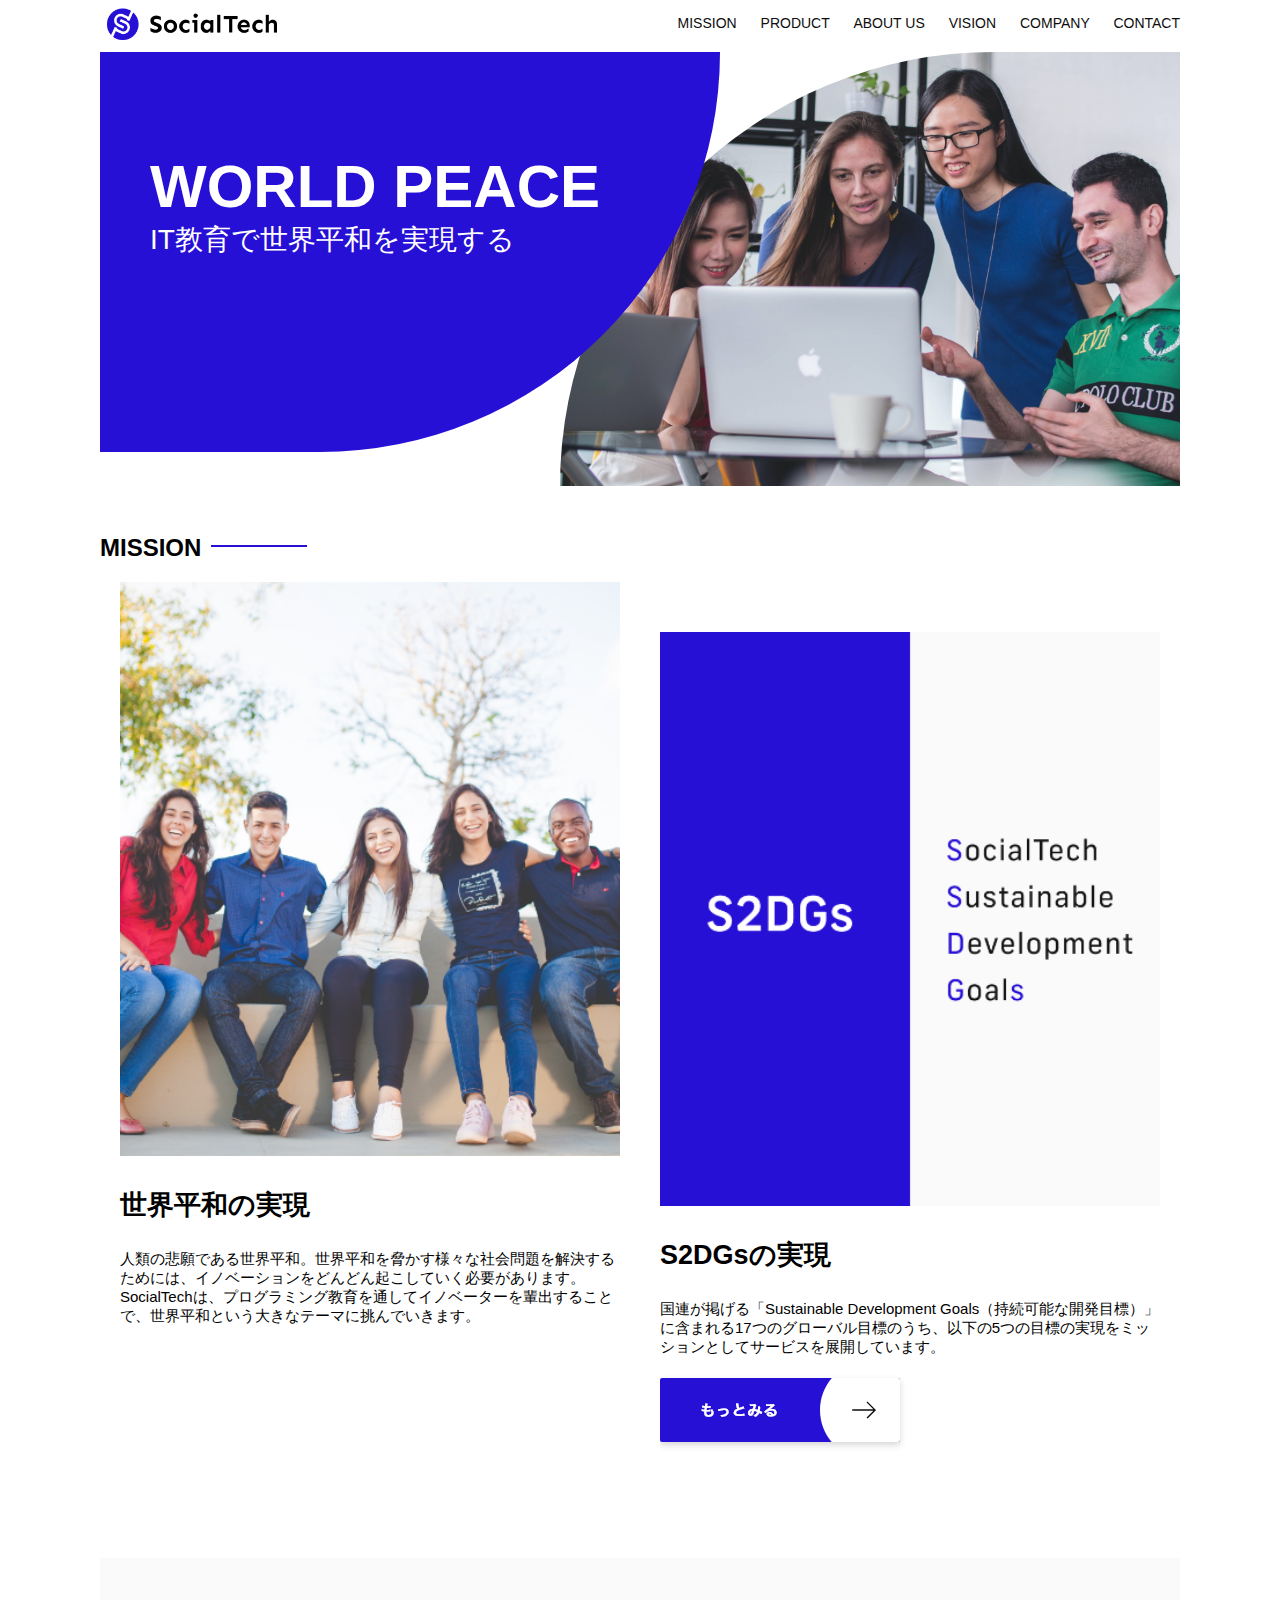
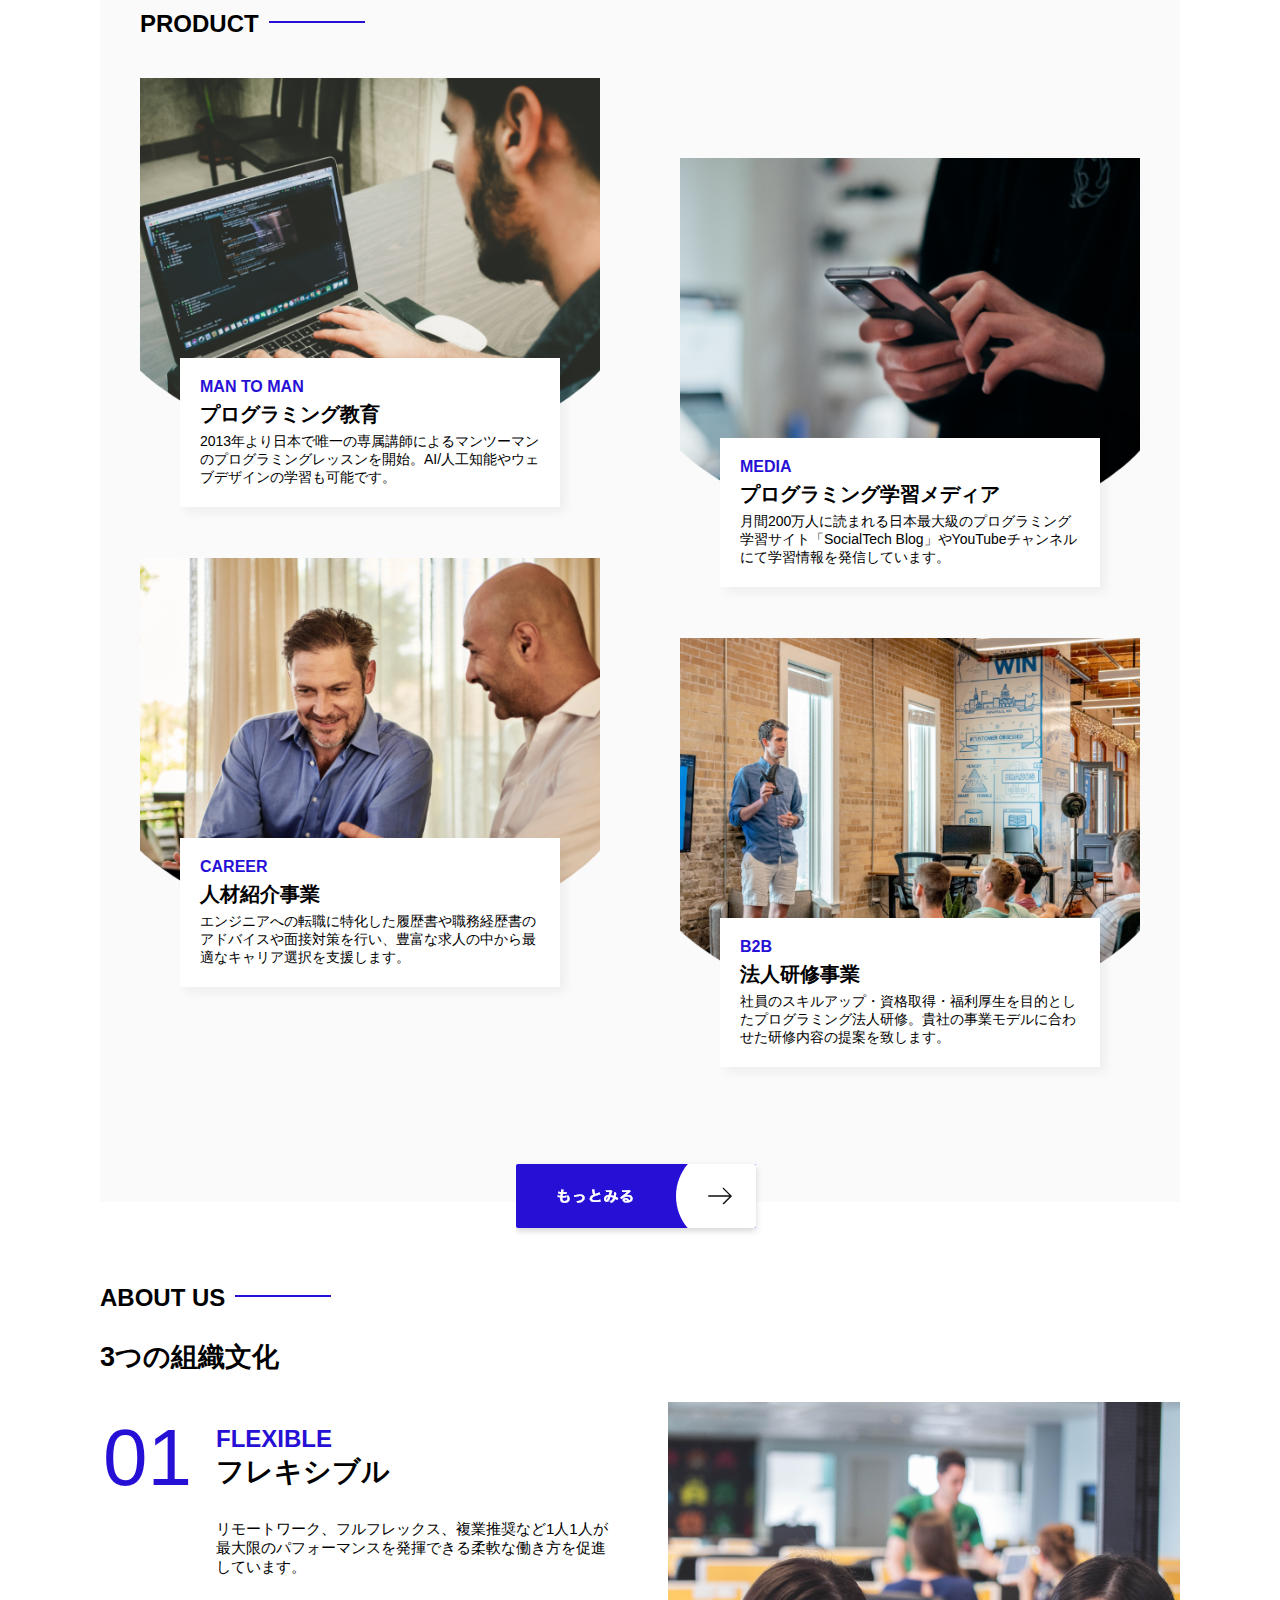
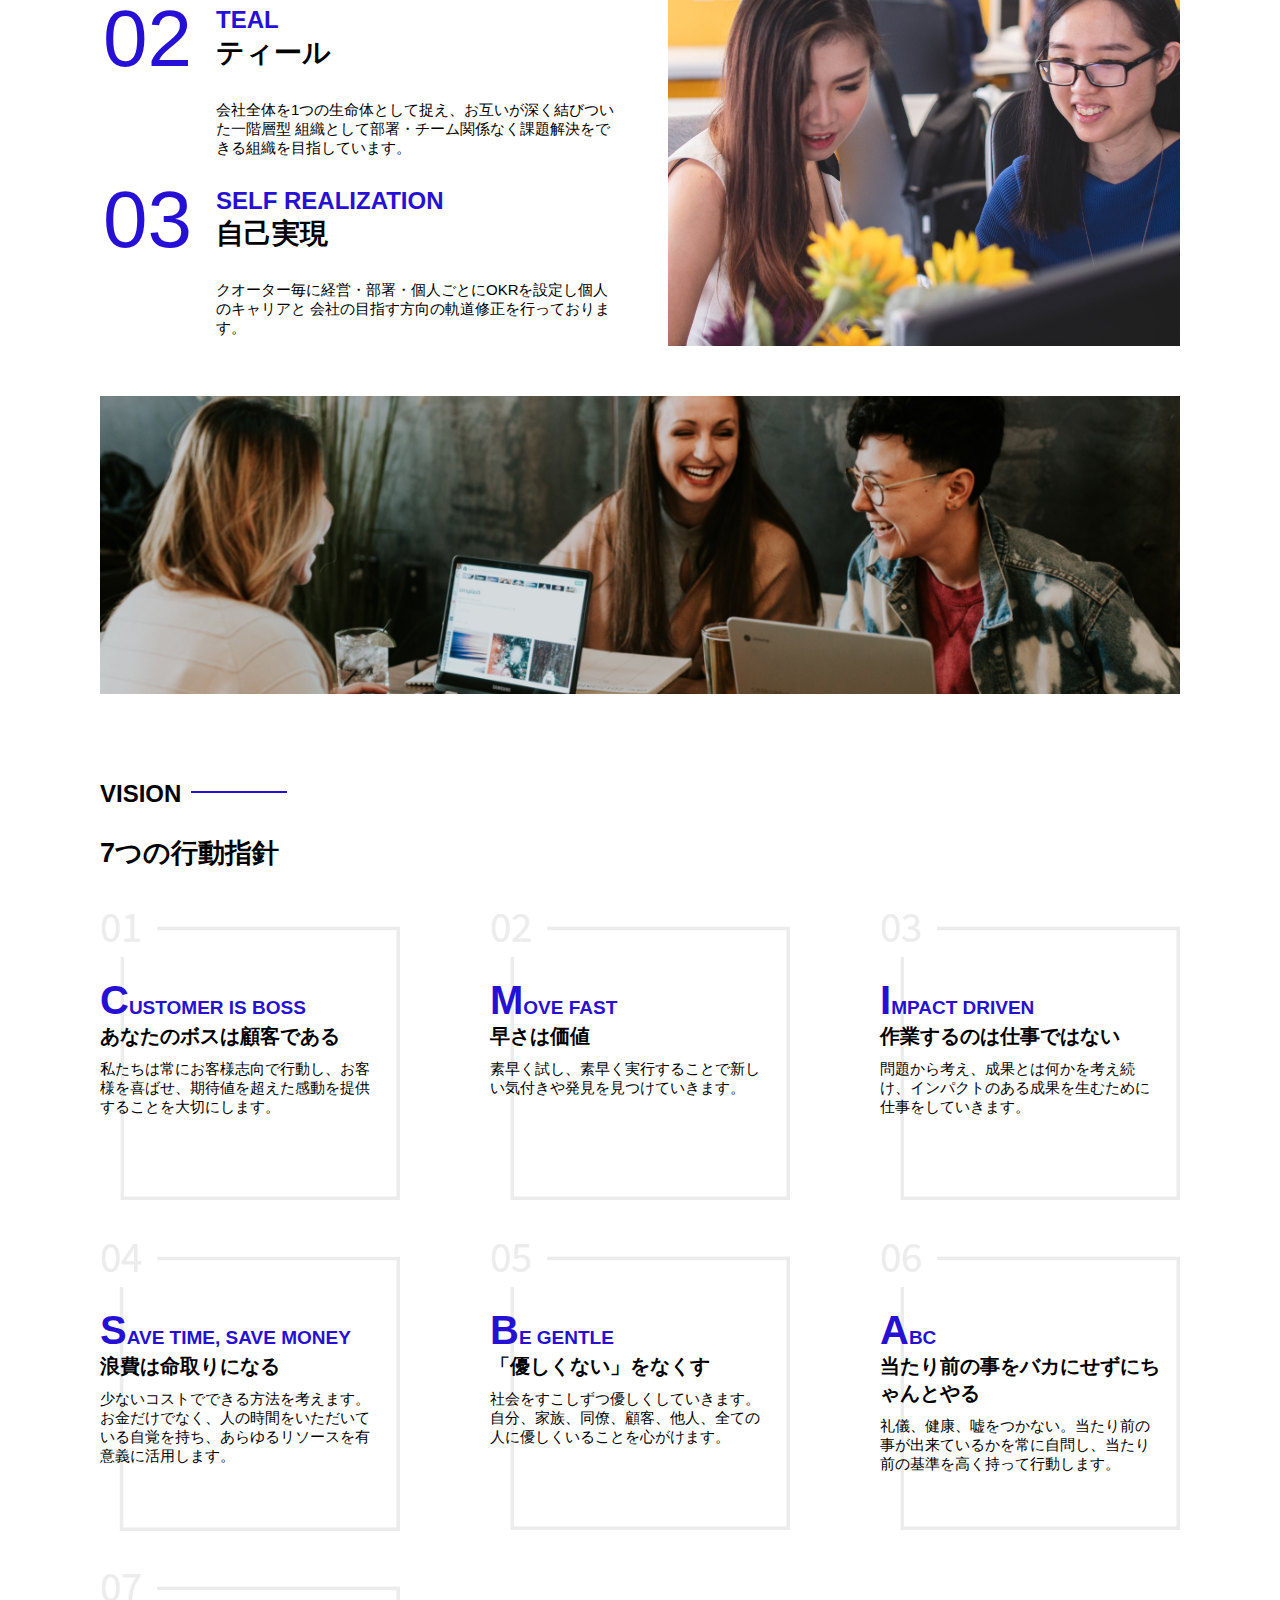
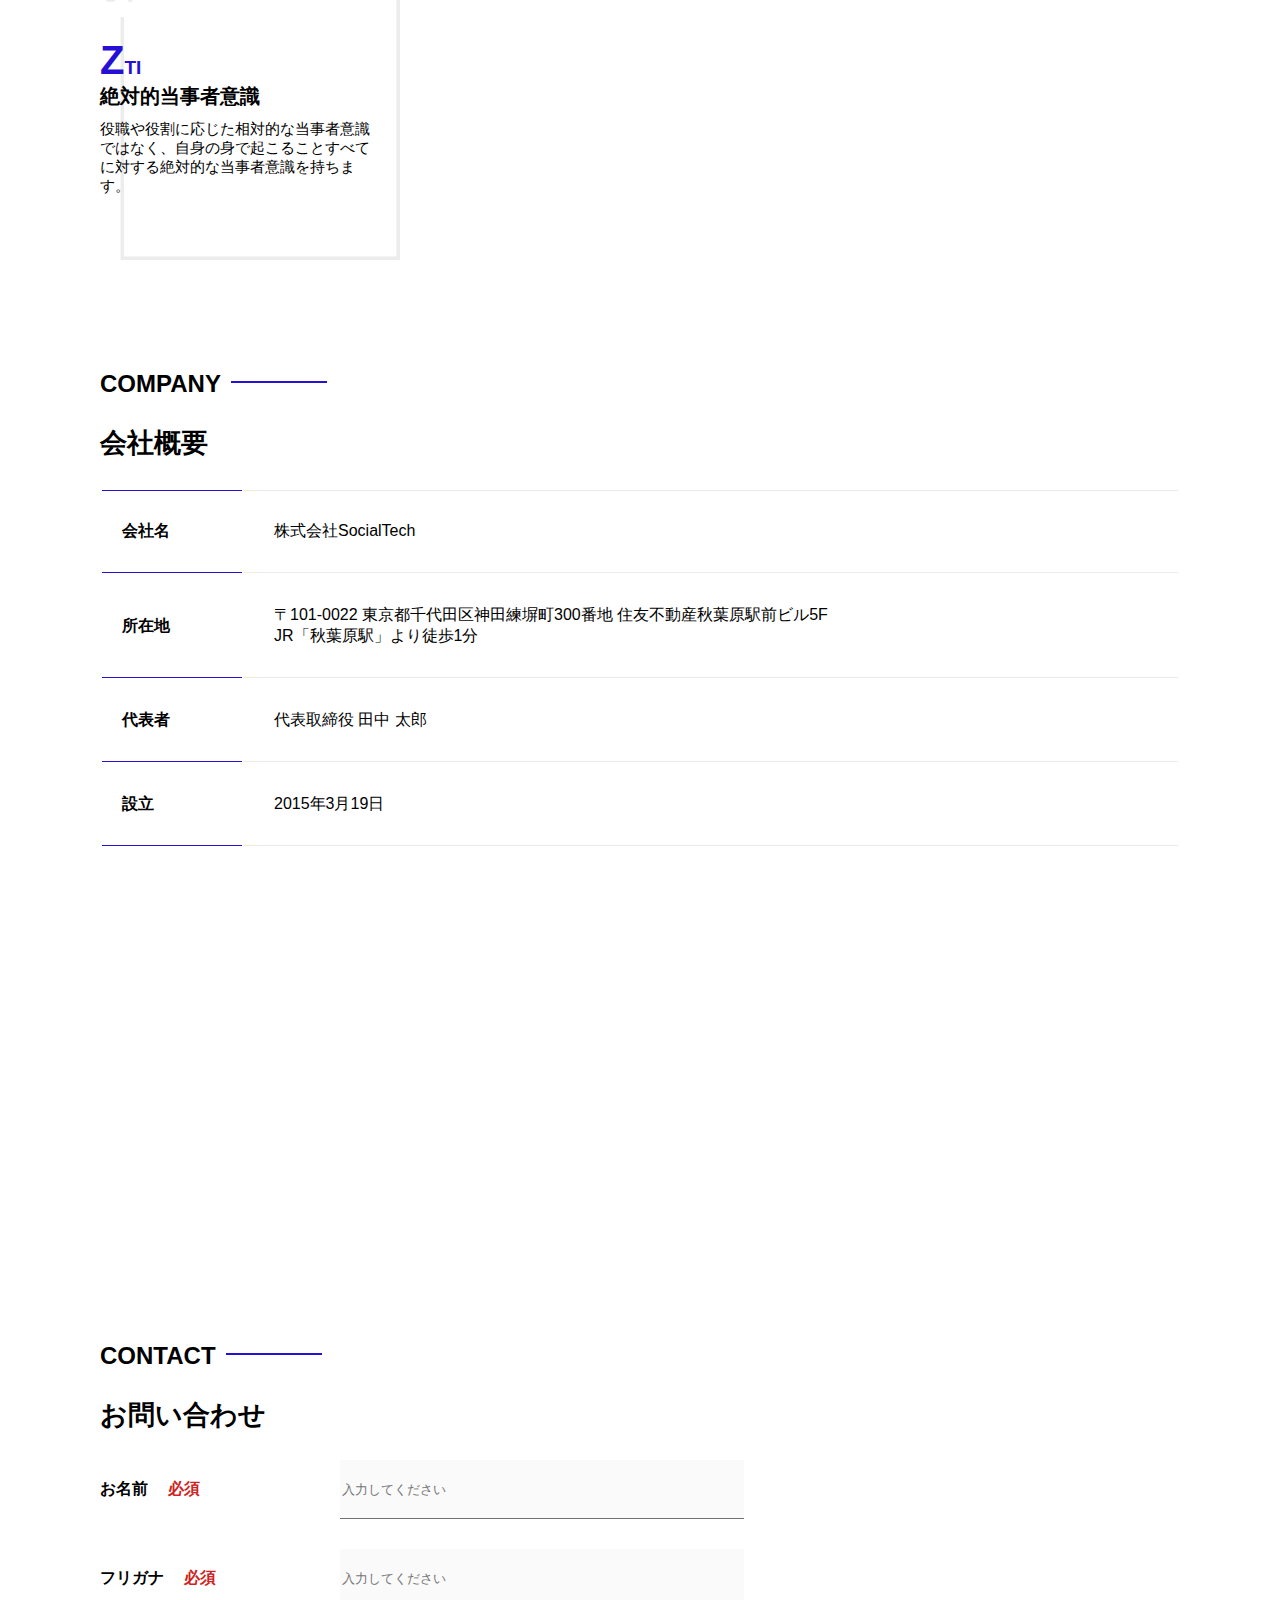
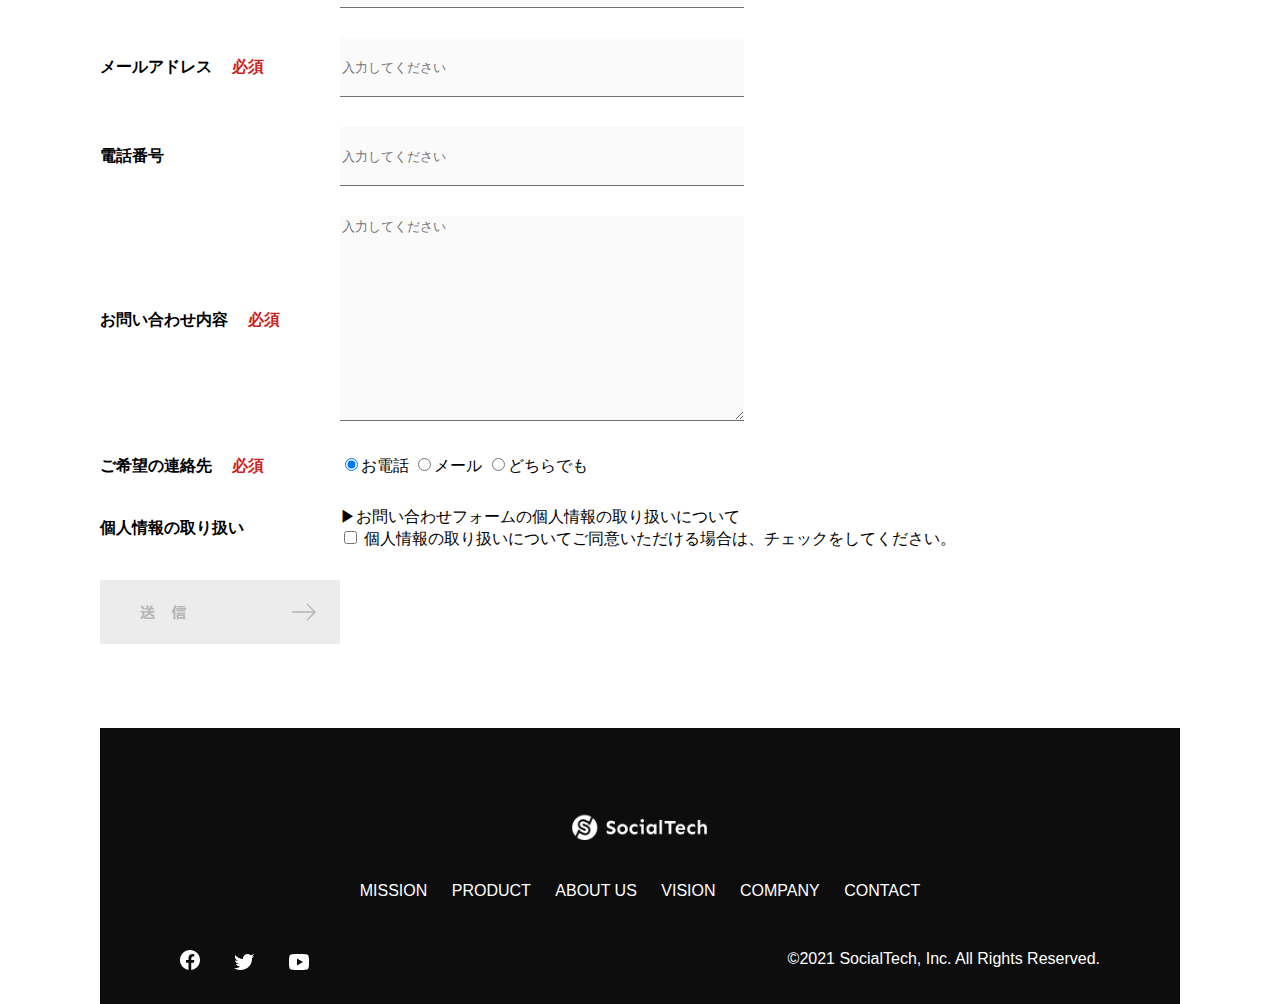
<file: kadai_tutorial_output/socialtech/index.html>
<!DOCTYPE html>
<html>
    <head>
        <title>SocialTech</title>
        <meta charset="UTF-8">
        <meta name="description" content="SocialTechはEdTech業界のリーディングカンパニーを目指します。">
        <meta name="viewport" content="width=device-width, initial-scale=1.0">
        <link rel="stylesheet" href="style.css">
    </head>
    <body>
         <!-- ヘッダー -->
   <header>
    <!-- ロゴ -->
    <a href="index.html" id="logo"><img src="images/logo.png" alt="トップページに戻る"></a>

    <!-- PC用ナビゲーション -->
    <nav id="nav-pc">
      <a href="mission.html">MISSION</a>
      <a href="product.html">PRODUCT</a>
      <a href="index.html#aboutus">ABOUT US</a>
      <a href="index.html#vision">VISION</a>
      <a href="index.html#company">COMPANY</a>
      <a href="index.html#contact">CONTACT</a>
    </nav>
     <!-- スマホ用メニューボタン -->
     <img id="menu-sp" src="images/button-menu.png" alt="ナビゲーションを開く" onclick="document.getElementById('nav-sp').style.display = 'block'">
  <!-- スマホ用ナビゲーション -->
  <nav id="nav-sp">
    <img id="close" src="images/button-close.png" alt="ナビゲーションを閉じる" onclick="document.getElementById('nav-sp').style.display = 'none'">
    <a id="logo-sp" href="index.html" onclick="document.getElementById('nav-sp').style.display = 'none'"><img
        src="images/logo-sp.png" alt="トップページに戻る"></a>
    <a class="menu" href="mission.html" onclick="document.getElementById('nav-sp').style.display = 'none'">MISSION</a>
    <a class="menu" href="product.html" onclick="document.getElementById('nav-sp').style.display = 'none'">PRODUCT</a>
    <a class="menu" href="index.html#aboutus" onclick="document.getElementById('nav-sp').style.display = 'none'">ABOUT
      US</a>
    <a class="menu" href="index.html#vision"
      onclick="document.getElementById('nav-sp').style.display = 'none'">VISION</a>
    <a class="menu" href="index.html#company"
      onclick="document.getElementById('nav-sp').style.display = 'none'">COMPANY</a>
    <a class="menu" href="index.html#contact"
      onclick="document.getElementById('nav-sp').style.display = 'none'">CONTACT</a>
    <div id="sns">
      <a href="https://www.facebook.com/sejuku2013"><img src="images/button-facebook.png" alt="Facebookのリンク"></a>
      <a href="https://twitter.com/samuraijuku"><img src="images/button-twitter.png" alt="Twitterのリンク"></a>
      <a href="https://www.youtube.com/channel/UCCFOQO5aDK0xXam4cUQXT8g"><img src="images/button-youtube.png" alt="YouTubeのリンク"></a>
    </div>
  </nav>
    </header>


<main>
  <article>
     <!-- メインビジュアル -->
     <section id="main-visual">
        <div id="main-message">
            <h1>WORLD PEACE</h1>
            <p>IT教育で世界平和を実現する</p>
        </div>
        <img src="images/index/index-main.png" alt="PCの周りに集まる多国籍の仲間たち">
    </section>
    <!--ミッション-->
    <section id="mission">
        <h2 class="index-h2">MISSION</h2>
      <div id="mission-flex">
        <div>
            <img id="mission-photo" src="images/index/index-mission.png" alt="屋外のベンチで写真を撮影する多国籍の仲間たち">
             <h3>世界平和の実現</h3>
             <p>
               人類の悲願である世界平和。世界平和を脅かす様々な社会問題を解決するためには、イノベーションをどんどん起こしていく必要があります。SocialTechは、プログラミング教育を通してイノベーターを輩出することで、世界平和という大きなテーマに挑んでいきます。
             </p>
        </div>
        <div>
            <img id="s2dgs" src="images/index/s2dgs.png" alt="S2DGs">
             <h3>S2DGsの実現</h3>
             <p>国連が掲げる「Sustainable Development Goals（持続可能な開発目標）」に含まれる17つのグローバル目標のうち、以下の5つの目標の実現をミッションとしてサービスを展開しています。</p>
             <a href="mission.html">
               <img src="images/button-more.png" alt="もっとみる">
            </a>
        </div>
      </div>
    </section>
    <!-- プロダクト -->
     <section id="product">
       <h2 class="index-h2">PRODUCT</h2>
       <div>
         <div id="product-left">
            <div>
                <img class="product-photo" src="images/index/index-mantoman.png" alt="PCでコードを書く男性">
                <div class="product-explain">
                  <span>MAN TO MAN</span>
                  <h3>プログラミング教育</h3>
                  <p>2013年より日本で唯一の専属講師によるマンツーマンのプログラミングレッスンを開始。AI/人工知能やウェブデザインの学習も可能です。</p>
                </div>
              </div>
              <div>
                <img class="product-photo" src="images/index/index-career.png" alt="笑顔で話し合う2人の男性">
                <div class="product-explain">
                  <span>CAREER</span>
                  <h3>人材紹介事業</h3>
                  <p>エンジニアへの転職に特化した履歴書や職務経歴書のアドバイスや面接対策を行い、豊富な求人の中から最適なキャリア選択を支援します。</p>
                </div>
              </div>
         </div>
         <div id="product-right">
            <div>
                <img class="product-photo" src="images/index/index-media.png" alt="スマートフォンを操作する人">
                <div class="product-explain">
                  <span>MEDIA</span>
                  <h3>プログラミング学習メディア</h3>
                  <p>月間200万人に読まれる日本最大級のプログラミング学習サイト「SocialTech Blog」やYouTubeチャンネルにて学習情報を発信しています。</p>
                </div>
              </div>
              <div>
                <img class="product-photo" src="images/index/index-b2b.png" alt="講演中の男性とそれを聴く人々">
                <div class="product-explain">
                  <span>B2B</span>
                  <h3>法人研修事業</h3>
                  <p>社員のスキルアップ・資格取得・福利厚生を目的としたプログラミング法人研修。貴社の事業モデルに合わせた研修内容の提案を致します。</p>
                </div>
              </div>
            </div>
          </div>
          <div>
            <a id="product-more" href="product.html">
              <img src="images/button-more.png" alt="もっとみる">
            </a>
          </div>        
        </section>
         <!---ABOUT US-->
      <section id="aboutus">
        <h2 class="index-h2">ABOUT US</h2>
        <h3>3つの組織文化</h3>
        <div>
          <table class="culture-table">
            <tr>
              <td>
                <span class="culture-num">01</span>
              </td>
              <td>
                <span class="culture-en">FLEXIBLE</span>
                <span class="culture-jp">フレキシブル</span>
              </td>
            </tr>
            <tr>
              <td>
                <!--空のセル-->
              </td>
              <td>
                <p class="culture-description">
                  リモートワーク、フルフレックス、複業推奨など1人1人が最大限のパフォーマンスを発揮できる柔軟な働き方を促進しています。
                </p>
              </td>
            </tr>
            <tr>
              <td>
                <span class="culture-num">02</span>
              </td>
              <td>
                <span class="culture-en">TEAL</span>
                <span class="culture-jp">ティール</span>
              </td>
            </tr>
            <tr>
              <td>
                <!--空のセル-->
              </td>
              <td>
                <p class="culture-description">
                  会社全体を1つの生命体として捉え、お互いが深く結びついた一階層型
                  組織として部署・チーム関係なく課題解決をできる組織を目指しています。
                </p>
              </td>
            </tr>
            <tr>
              <td>
                <span class="culture-num">03</span>
              </td>
              <td>
                <span class="culture-en">SELF REALIZATION</span>
                <span class="culture-jp">自己実現</span>
              </td>
            </tr>
            <tr>
              <td>
                <!--空のセル-->
              </td>
              <td>
                <p class="culture-description">
                  クオーター毎に経営・部署・個人ごとにOKRを設定し個人のキャリアと
                  会社の目指す方向の軌道修正を行っております。
                </p>
              </td>
            </tr>
          </table>
          <img class="culture-img" src="images/index/index-aboutus1.png" alt="笑顔で話し合う2人の女性">
        </div>
        <img class="culture-img2" src="images/index/index-aboutus2.png" alt="笑顔で話し合う3人の男女">
      </section>
       <!-- VISION -->
       <section id="vision">
         <h2 class="index-h2">VISION</h2>
         <h3>7つの行動指針</h3>
         <div>
            <div class="vision-box">
                <img src="images/index/vision-01.png" alt="01">
                <span>
                  <h4>CUSTOMER IS BOSS</h4>
                  <h5>あなたのボスは顧客である</h5>
                  <p>私たちは常にお客様志向で行動し、お客様を喜ばせ、期待値を超えた感動を提供することを大切にします。</p>
                </span>
              </div>
               <div class="vision-box">
                 <img src="images/index/vision-02.png" alt="02">
                 <span>
                   <h4>MOVE FAST</h4>
                   <h5>早さは価値</h5>
                   <p>素早く試し、素早く実行することで新しい気付きや発見を見つけていきます。</p>
                 </span>
               </div>
               <div class="vision-box">
                 <img src="images/index/vision-03.png" alt="03">
                 <span>
                   <h4>IMPACT DRIVEN</h4>
                   <h5>作業するのは仕事ではない</h5>
                   <p>問題から考え、成果とは何かを考え続け、インパクトのある成果を生むために仕事をしていきます。</p>
                 </span>
               </div>
               <div class="vision-box">
                 <img src="images/index/vision-04.png" alt="04">
                 <span>
                   <h4>SAVE TIME, SAVE MONEY</h4>
                   <h5>浪費は命取りになる</h5>
                   <p>少ないコストでできる方法を考えます。お金だけでなく、人の時間をいただいている自覚を持ち、あらゆるリソースを有意義に活用します。</p>
                 </span>
               </div>
               <div class="vision-box">
                 <img src="images/index/vision-05.png" alt="05">
                 <span>
                   <h4>BE GENTLE</h4>
                   <h5>「優しくない」をなくす</h5>
                   <p>社会をすこしずつ優しくしていきます。自分、家族、同僚、顧客、他人、全ての人に優しくいることを心がけます。</p>
                 </span>
               </div>
               <div class="vision-box">
                 <img src="images/index/vision-06.png" alt="06">
                 <span>
                   <h4>ABC</h4>
                   <h5>当たり前の事をバカにせずにちゃんとやる</h5>
                   <p>礼儀、健康、嘘をつかない。当たり前の事が出来ているかを常に自問し、当たり前の基準を高く持って行動します。</p>
                 </span>
               </div>
               <div class="vision-box">
                 <img src="images/index/vision-07.png" alt="07">
                 <span>
                   <h4>ZTI</h4>
                   <h5>絶対的当事者意識</h5>
                   <p>役職や役割に応じた相対的な当事者意識ではなく、自身の身で起こることすべてに対する絶対的な当事者意識を持ちます。</p>
                 </span>
               </div>
            </div>
          </section>
          <!-- COMPANY -->
      <section id="company">
        <h2 class="index-h2">COMPANY</h2>
        <h3>会社概要</h3>
         <table id="company-table">
           <tr>
             <th class="tableheader-first">会社名</th>
             <td class="cell-first">株式会社SocialTech</td>
           </tr>
           <tr>
             <th class="tableheader">所在地</th>
             <td class="cell">〒101-0022 東京都千代田区神田練塀町300番地 住友不動産秋葉原駅前ビル5F<br>JR「秋葉原駅」より徒歩1分</td>
           </tr>
           <tr>
             <th class="tableheader">代表者</th>
             <td class="cell">代表取締役 田中 太郎</td>
           </tr>
           <tr>
             <th class="tableheader">設立</th>
             <td class="cell">2015年3月19日</td>
           </tr>
         </table>
         <iframe
         src="https://www.google.com/maps/embed?pb=!1m18!1m12!1m3!1d3240.0688551336807!2d139.7720776771055!3d35.69992317258124!2m3!1f0!2f0!3f0!3m2!1i1024!2i768!4f13.1!3m3!1m2!1s0x60188fee13660e23%3A0x77137876edf742ac!2z5L2P5Y-L5LiN5YuV55Sj56eL6JGJ5Y6f6aeF5YmN44OT44Or!5e0!3m2!1sja!2sjp!4v1704858013291!5m2!1sja!2sjp"
         style="border:0;" allowfullscreen="" loading="lazy">
       </iframe>
      </section>
        <!-- お問い合わせフォーム -->
        <section id="contact">
          <h2 class="index-h2">CONTACT</h2>
          <h3>お問い合わせ</h3>
          <form>
            <div>
              <div class="contact-heading">
                <label class="contact-label">お名前<span class="contact-span">必須</span></label>
              </div>
              <div>
                <input type="text" name="name" placeholder="入力してください" class="contact-textbox">
              </div>
            </div>
            <div>
              <div class="contact-heading">
                <label class="contact-label">フリガナ<span class="contact-span">必須</span></label>
              </div>
              <div>
                <input type="text" name="hurigana" placeholder="入力してください" class="contact-textbox">
              </div>
            </div>
            <div>
              <div class="contact-heading">
                <label class="contact-label">メールアドレス<span class="contact-span">必須</span></label>
              </div>
              <div>
                <input type="text" name="email" placeholder="入力してください" class="contact-textbox">
              </div>
            </div>
            <div>
              <div class="contact-heading">
                <label class="contact-label">電話番号</label>
              </div>
              <div>
                <input type="text" name="tel" placeholder="入力してください" class="contact-textbox">
              </div>
            </div>
            <div>
              <div class="contact-heading">
                <label class="contact-label">お問い合わせ内容<span class="contact-span">必須</span></label>
              </div>
              <div>
                <textarea class="contact-textarea " placeholder="入力してください" name="message"></textarea>
              </div>
            </div>
            <div>
              <div class="contact-heading">
                <label class="contact-label">ご希望の連絡先<span class="contact-span">必須</span></label>
              </div>
              <div>
                <input class="radiobutton" type="radio" value="tel" name="contact" checked><label>お電話</label>
                <input class="radiobutton" type="radio" value="mail" name="contact"><label>メール</label>
                <input class="radiobutton" type="radio" value="both" name="contact"><label>どちらでも</label>
              </div>
            </div>
            <div>
              <div class="contact-heading">
                <label class="contact-label">個人情報の取り扱い</label>
              </div>
              <div>
                <span class="arrow-right">&#9654;</span>お問い合わせフォームの個人情報の取り扱いについて<br>
                <input type="checkbox" name="agree">
                個人情報の取り扱いについてご同意いただける場合は、チェックをしてください。
              </div>
            </div>
            <input type="image" src="images/button-submit.png" alt="送信する">
          </form>
        </section>
      </article>
      <footer>
        <div id="footer-logo">
          <img src="images/logo-sp.png" alt="SocialTech">
        </div>
        <div id="footer-link">
          <a href="mission.html">MISSION</a>
          <a href="product.html">PRODUCT</a>
          <a href="index.html#aboutus">ABOUT US</a>
          <a href="index.html#vision">VISION</a>
          <a href="index.html#company">COMPANY</a>
          <a href="index.html#contact">CONTACT</a>
        </div>
        <div id="sns-footer">
          <a href="https://www.facebook.com/sejuku2013"><img src="images/button-facebook.png" alt="Facebookのリンク"></a>
          <a href="https://twitter.com/samuraijuku"><img src="images/button-twitter.png" alt="Twitterのリンク"></a>
          <a href="https://www.youtube.com/channel/UCCFOQO5aDK0xXam4cUQXT8g"><img src="images/button-youtube.png" alt="YouTubeのリンク"></a>
           <span id="copyright">&copy;2021 SocialTech, Inc. All Rights Reserved. </span>
        </div>
      </footer>
    </main>
  </body>
  
  </html>
</file>
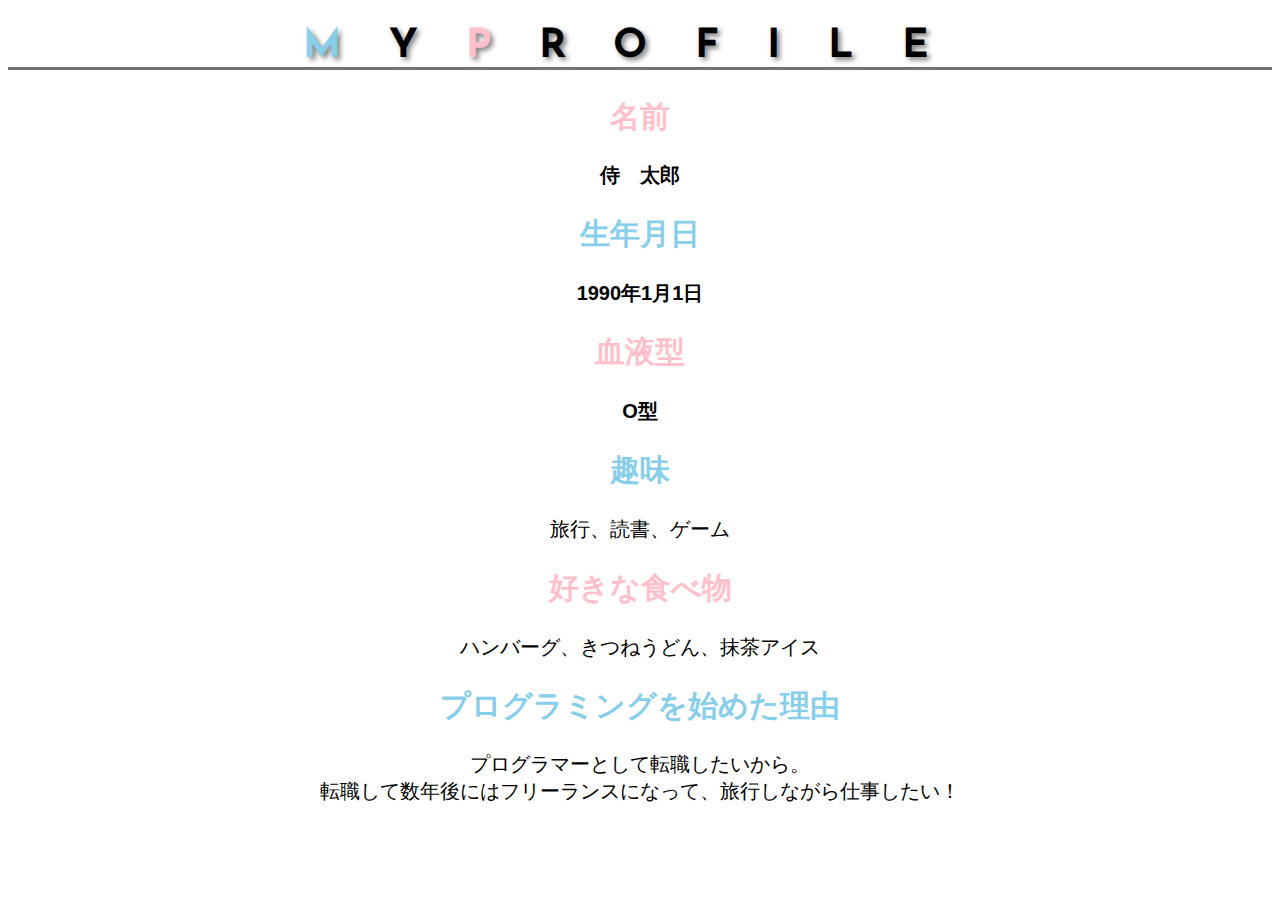
<file: kadai_014/kadai_014.html>
<!DOCTYPE html>
<html>                                                               
    <head>    
        <title>14章課題</title>                                             
        <meta name="description" content="このページは14章の課題です。">  
        <meta charset="utf-8">     
        <link rel="stylesheet" href="style.css"> 
        <link href="https://fonts.googleapis.com/css2?family=Josefin+Sans:wght@400;700&display=swap" rel="stylesheet">
    </head>
                                                          
    </head> 

        <body> 
            
            <h1>
                <span class="sky-blue">M</span>Y<span class="pink">P</span>ROFILE
            </h1> 

            <div id="basic">
            <h2> <span class="pink">名前</span></h2>
            <p><class="bold">侍　太郎</class></p>
            <h2> <span class="sky-blue">生年月日</span></h2>
            <p><class="bold">1990年1月1日</class></p>
            <h2> <span class="pink">血液型</span></h2>
            <p><class="bold">O型</class></p>
            </div>
            
            <h2><span class="sky-blue">趣味</span></h2>
            <p>旅行、読書、ゲーム</p>
            <h2><span class="pink">好きな食べ物</span></h2>
            <p>ハンバーグ、きつねうどん、抹茶アイス</p>
            <h2><span class="sky-blue">プログラミングを始めた理由</span></h2>
            <p>プログラマーとして転職したいから。<br>転職して数年後にはフリーランスになって、旅行しながら仕事したい！</br></p>                         
        </body> 
</html>
</file>
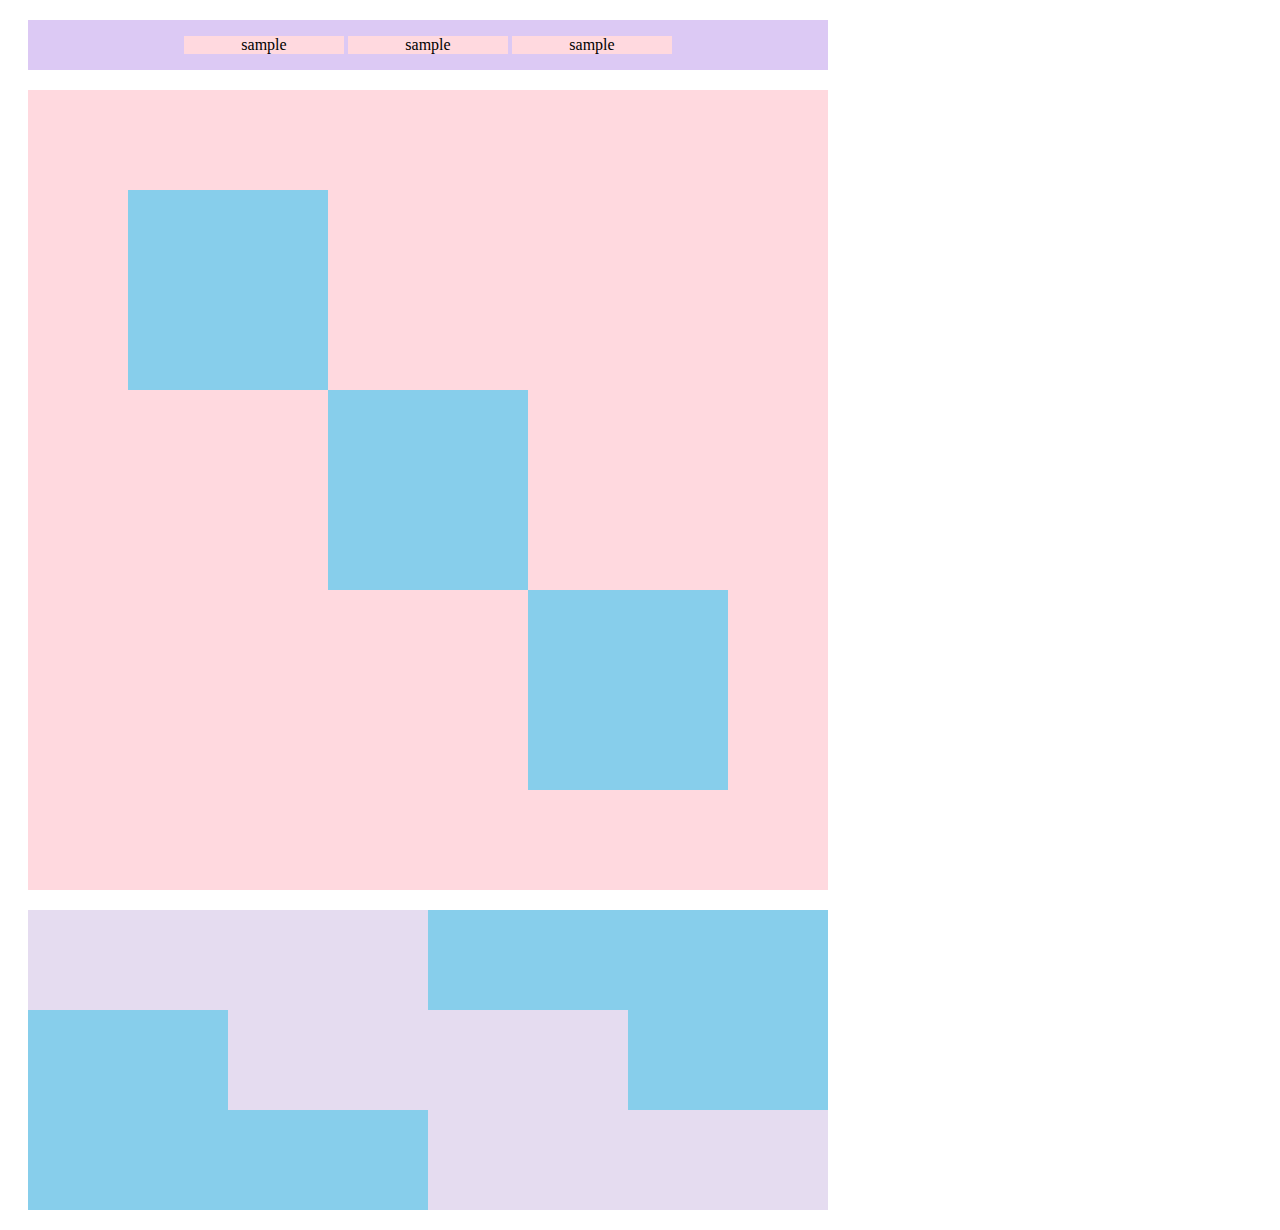
<file: kadai_018/kadai_018.html>
<!DOCTYPE html>
<html>                                                               
    <head>    
        <title>18章課題</title>                                             
        <meta name="description" content="このページは18章の課題です。">  
        <meta charset="utf-8">     
        <link rel="stylesheet" href="style.css"> 
    
    </head>

    <body>
        <div id="top">
            <p class="top-child">sample</p>
            <p class="top-child">sample</p>
            <p class="top-child">sample</p>
        </div>
    
        <div id="middle">
            <div id="middle-child01"></div>
            <div id="middle-child02"></div>
            <div id="middle-child03"></div>
        </div>
        
        <div id="bottom">
            <div id="bottom-child01"></div>
            <div id="bottom-child02"></div>
            <div id="bottom-child03"></div>
        </div>
    </body>

    </html>
</file>
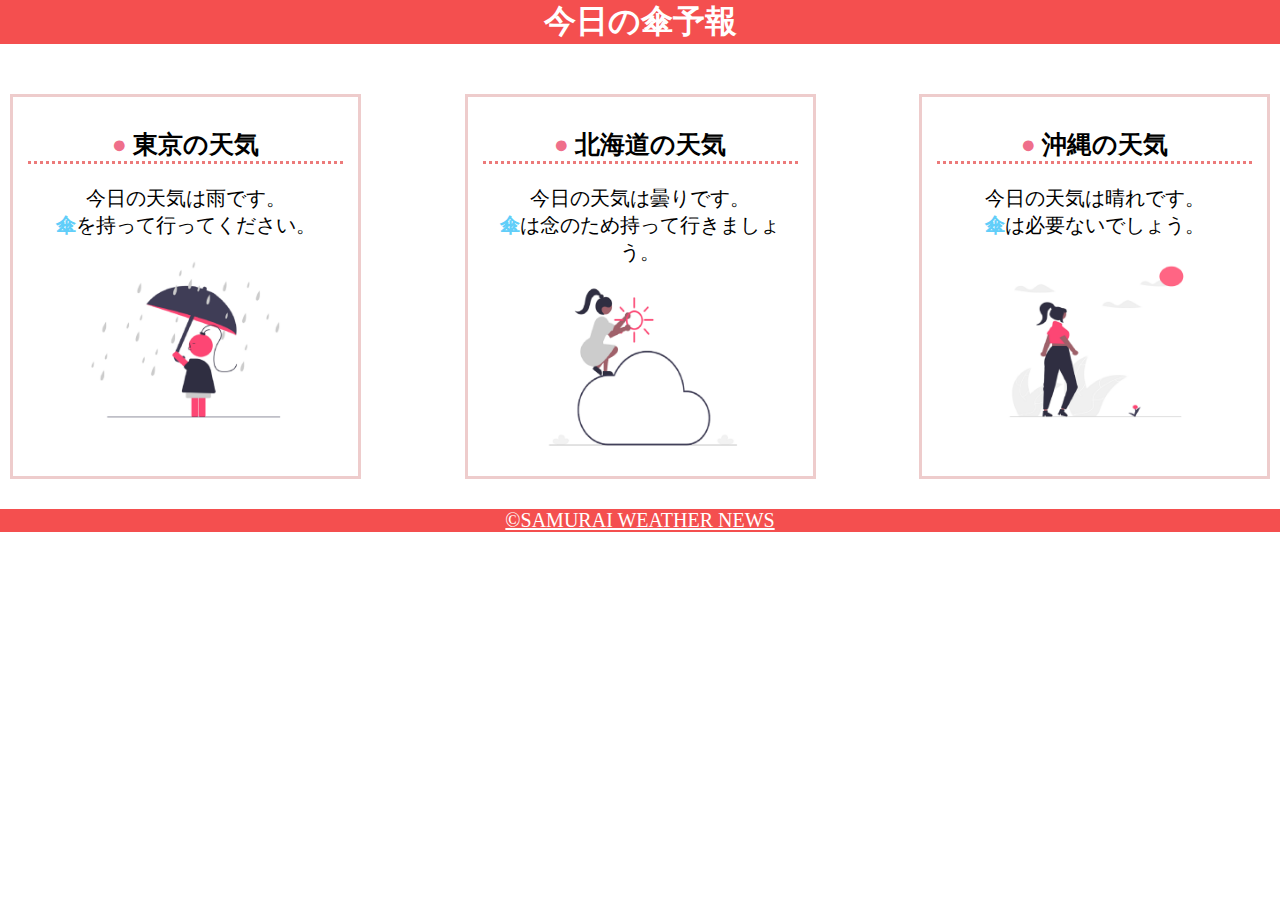
<file: kadai_022/kadai_022.html>
<!DOCTYPE html>
<html>                                                               
    <head>    
        <title>22章課題</title>                                             
        <meta name="description" content="このページは22章の課題です。">  
        <meta charset="utf-8">  
        <meta name="viewport" content="width=device-width, initial-scale=1.0">   
        <link rel="stylesheet" href="style.css"> 
    </head>
    
    <body>
    <header>  
        <h1>今日の傘予報</h1>
    </header>
   
    <main>
        <div id="parent">
            <div class="contents">
                <h2>東京の天気</h2>
                <p>今日の天気は雨です。</p>
                <p>傘を持って行ってください。</p>
                <img src="images/rainy.png" alt="雨">
            </div>
            <div class="contents">
                <h2>北海道の天気</h2>
                <p>今日の天気は曇りです。</p>
                <p>傘は念のため持って行きましょう。</p>
                <img src="images/cloudy.png" alt="曇り">
            </div>
            <div class="contents">
                <h2>沖縄の天気</h2>
                <p>今日の天気は晴れです。</p>
                <p>傘は必要ないでしょう。</p>
                <img src="images/sunny.png" alt="晴れ">
            </div>
        </div>
    </main>

    <footer>
        <a href="https://www.sejuku.net/corp/">&copy;SAMURAI WEATHER NEWS</a>
    </footer>
    </body>
</html>
</file>
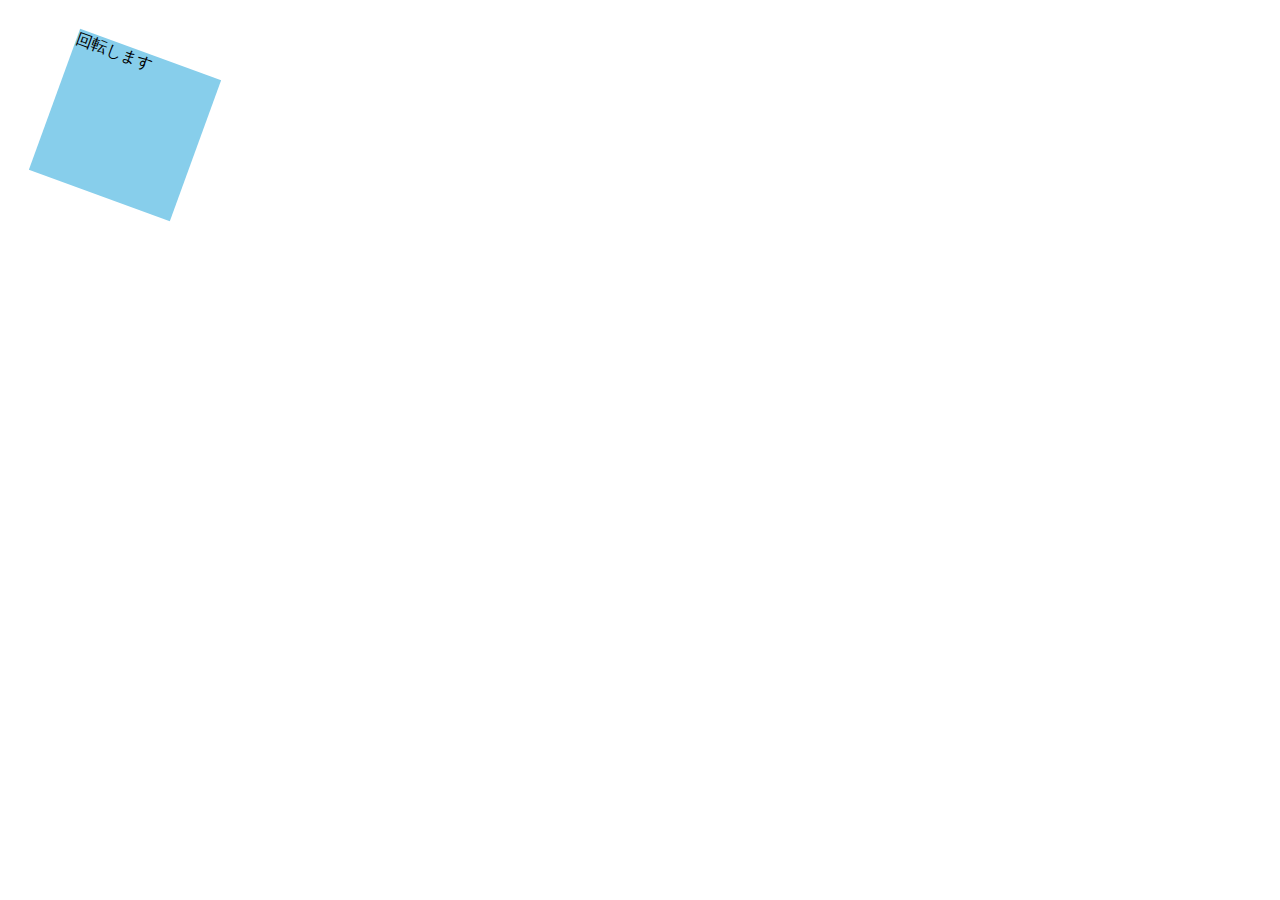
<file: kadai_mdn_css/mdn.html>
<!DOCTYPE html>
<html>

<head>
    <style>
        div {
            position: absolute;
            left: 50px;
            top: 50px;
            width: 150px;
            height: 150px;
            background-color: skyblue;
            transform: rotate(20deg);

        }


    </style>
</head>

<body>
    <div>
        回転します
    </div>

</body>

</html>
</file>
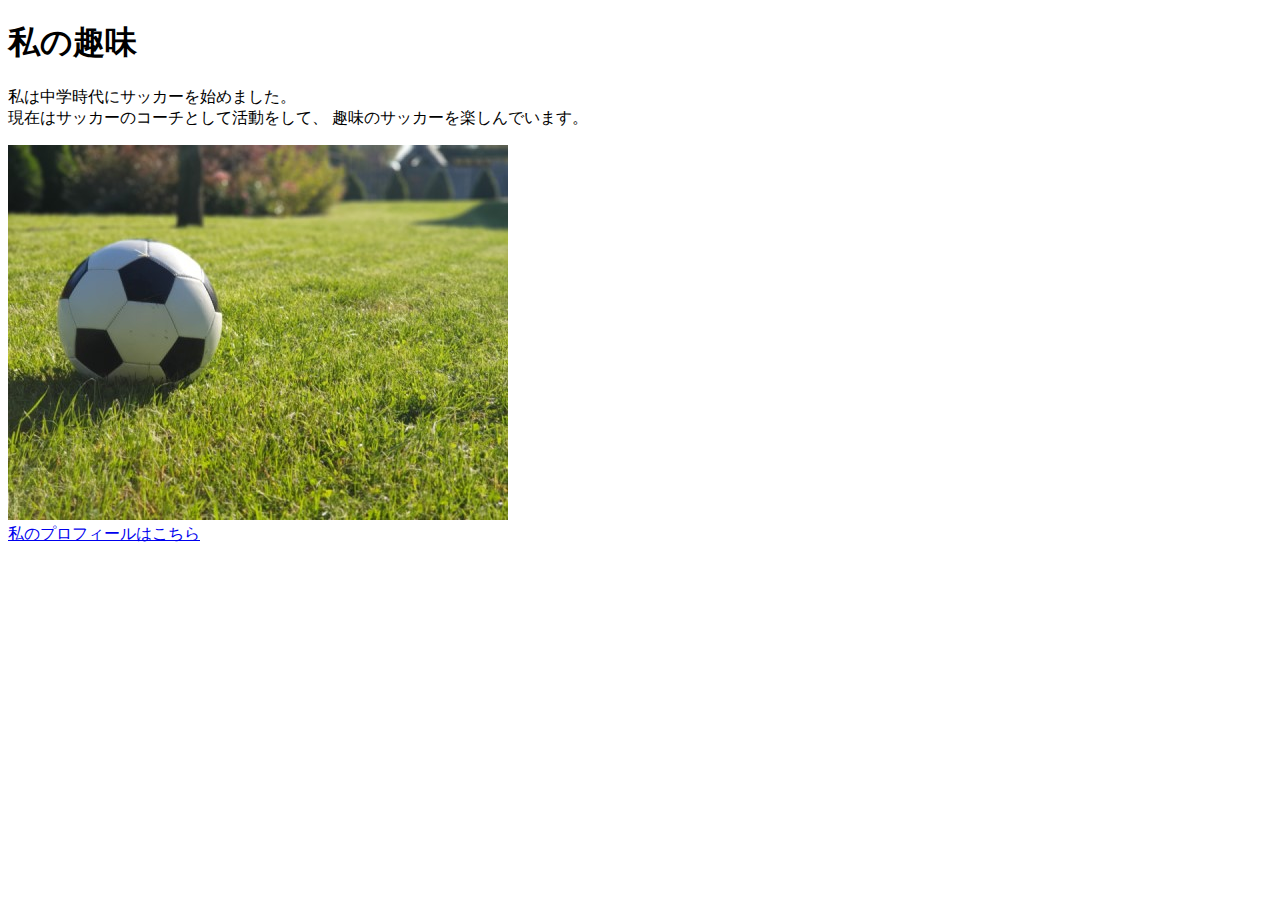
<file: kadai_005/html/kadai_005.html>
<!DOCTYPE html>
<html>                                                              
  <head> 
    <meta charset="utf-8"> 
    <title>5章課題</title> 
    <meta name="description" content="このページは5章の課題です。">                                                         
  </head>                                                              
<body> 
  <h1>私の趣味</h1>  
  <p>私は中学時代にサッカーを始めました。<br>現在はサッカーのコーチとして活動をして、 趣味のサッカーを楽しんでいます。</p>
 <img src="../images/sample.jpg">
<br>
<a href="https://x.com/samuraijuku">私のプロフィールはこちら</a> 
</body>
</html>
</file>
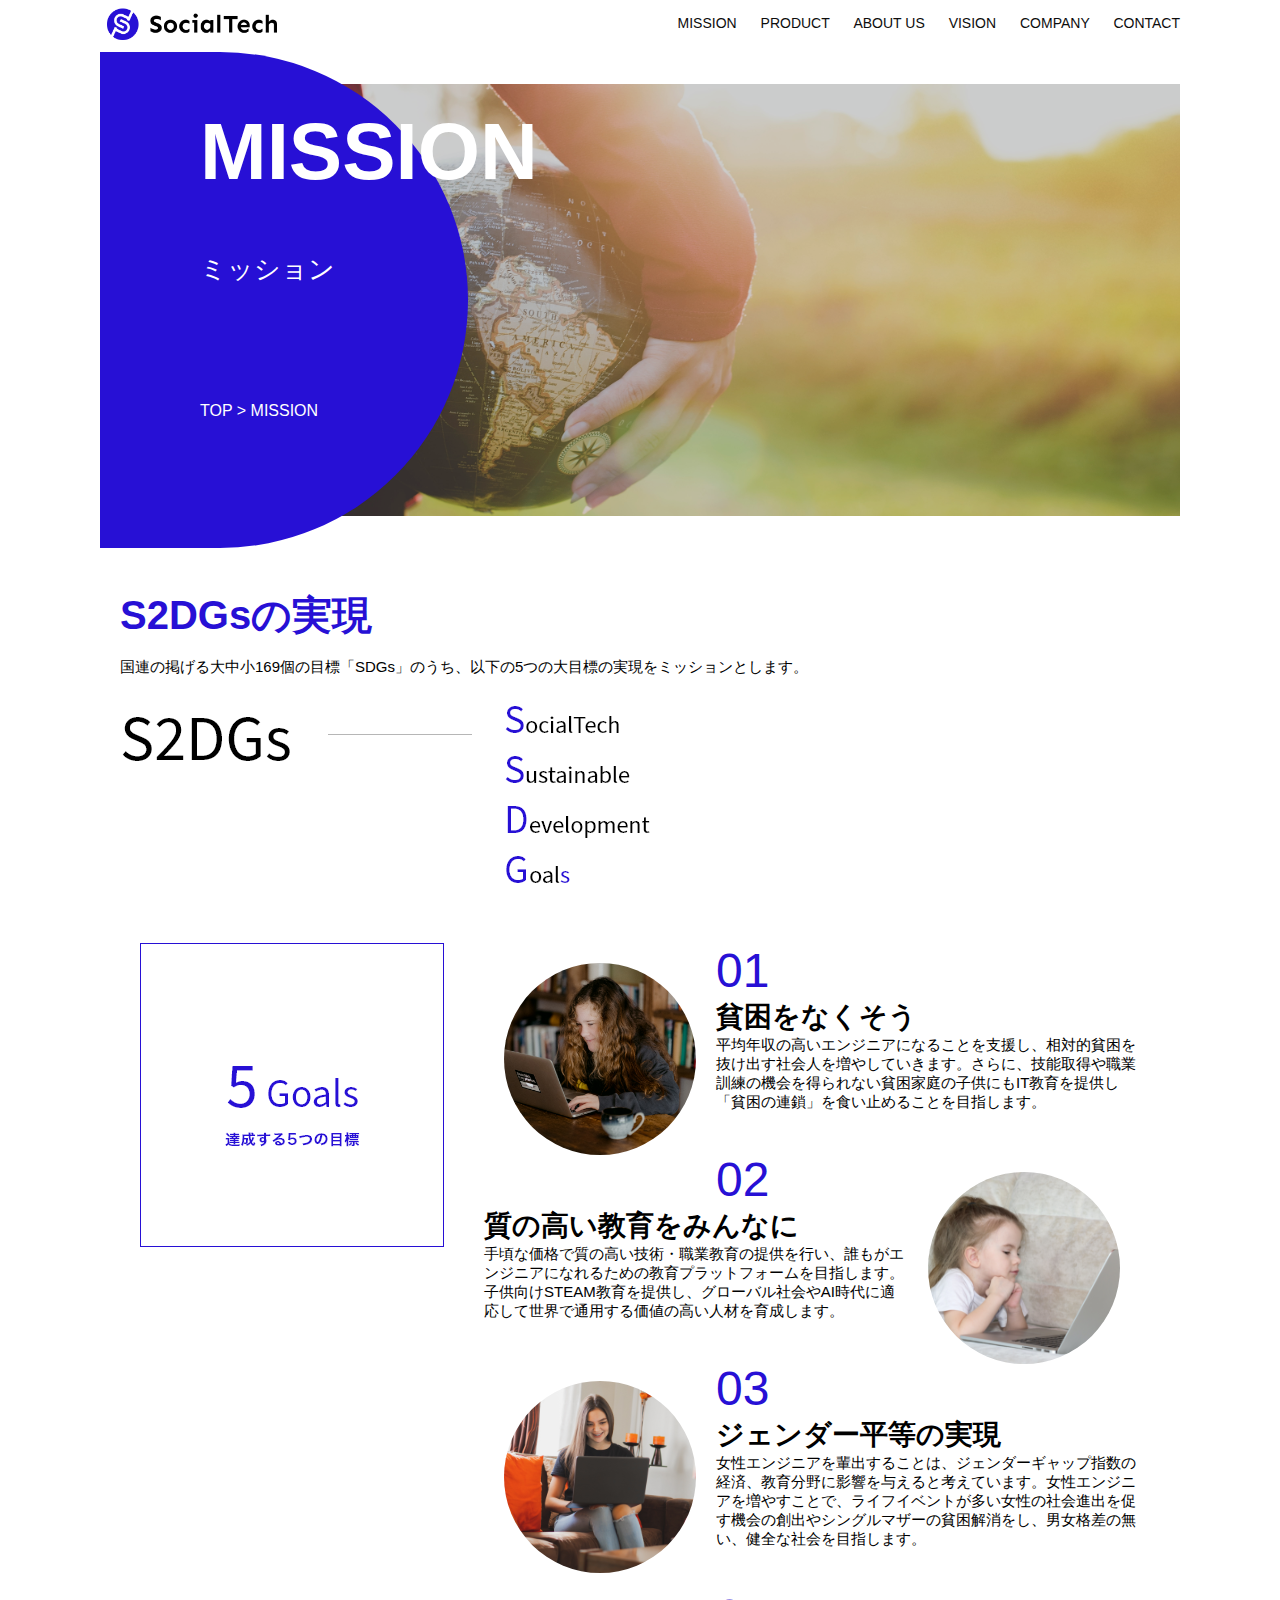
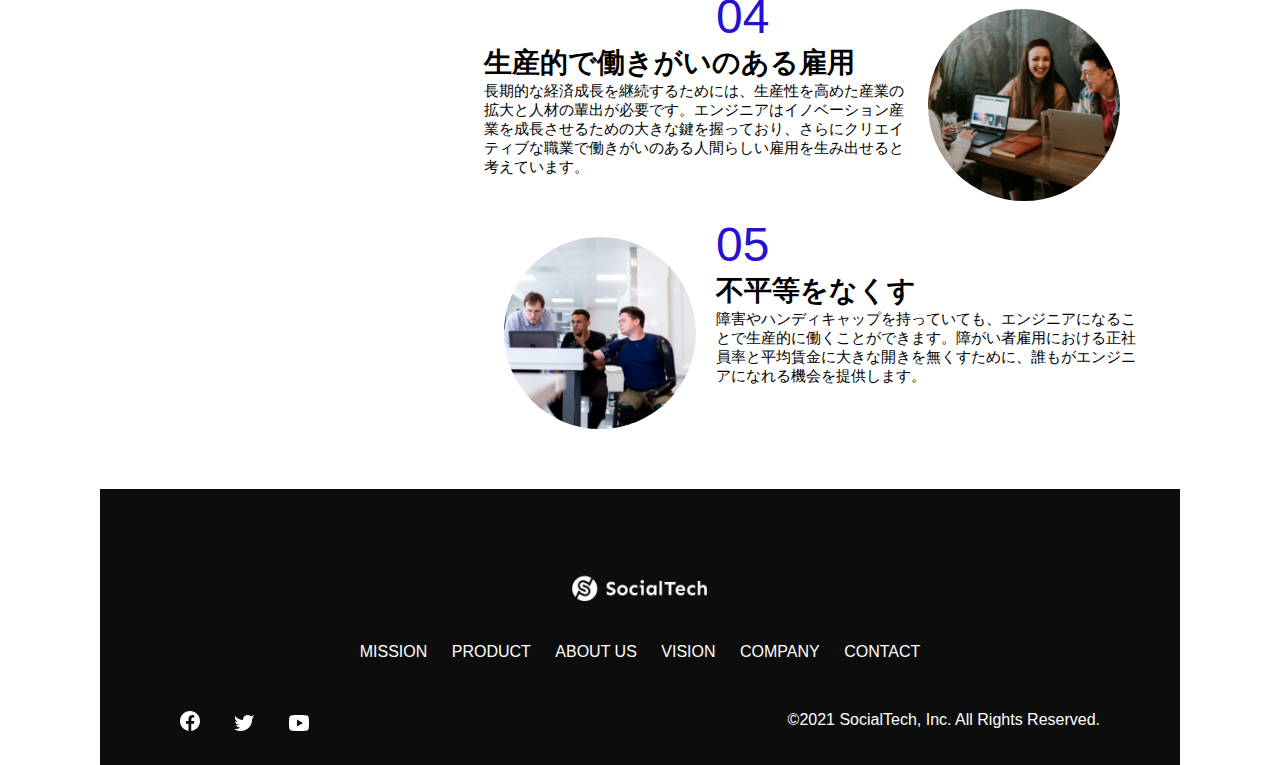
<file: kadai_tutorial_output/socialtech/mission.html>
<!DOCTYPE html>
<html>
<head>
    <title>SocialTech - MISSION ミッション -</title>
  <meta charset="UTF-8">
  <meta name="description" content="SocialTechが目指す5つの目標（S2DGs）を紹介します">
  <meta name="viewport" content="width=device-width, initial-scale=1.0">
  <link rel="stylesheet" href="style.css">
</head>

<body>
  <!-- ヘッダー -->
  <header>
    <!-- ロゴ -->
    <a href="index.html" id="logo"><img src="images/logo.png" alt="トップページに戻る"></a>

    <!-- PC用ナビゲーション -->
    <nav id="nav-pc">
      <a href="mission.html">MISSION</a>
      <a href="product.html">PRODUCT</a>
      <a href="index.html#aboutus">ABOUT US</a>
      <a href="index.html#vision">VISION</a>
      <a href="index.html#company">COMPANY</a>
      <a href="index.html#contact">CONTACT</a>
    </nav>

    <!-- スマホ用メニューボタン -->
    <img id="menu-sp" src="images/button-menu.png" alt="ナビゲーションを開く" onclick="document.getElementById('nav-sp').style.display = 'block'">

    <!-- スマホ用ナビゲーション -->
    <nav id="nav-sp">
      <img id="close" src="images/button-close.png" alt="ナビゲーションを閉じる" onclick="document.getElementById('nav-sp').style.display = 'none'">
      <a id="logo-sp" href="index.html" onclick="document.getElementById('nav-sp').style.display = 'none'"><img
          src="images/logo-sp.png" alt="トップページに戻る"></a>
      <a class="menu" href="mission.html" onclick="document.getElementById('nav-sp').style.display = 'none'">MISSION</a>
      <a class="menu" href="product.html" onclick="document.getElementById('nav-sp').style.display = 'none'">PRODUCT</a>
      <a class="menu" href="index.html#aboutus" onclick="document.getElementById('nav-sp').style.display = 'none'">ABOUT
        US</a>
      <a class="menu" href="index.html#vision"
        onclick="document.getElementById('nav-sp').style.display = 'none'">VISION</a>
      <a class="menu" href="index.html#company"
        onclick="document.getElementById('nav-sp').style.display = 'none'">COMPANY</a>
      <a class="menu" href="index.html#contact"
        onclick="document.getElementById('nav-sp').style.display = 'none'">CONTACT</a>
      <div id="sns">
        <a href="https://www.facebook.com/sejuku2013"><img src="images/button-facebook.png" alt="Facebookのリンク"></a>
        <a href="https://twitter.com/samuraijuku"><img src="images/button-twitter.png" alt="Twitterのリンク"></a>
        <a href="https://www.youtube.com/channel/UCCFOQO5aDK0xXam4cUQXT8g"><img src="images/button-youtube.png" alt="YouTubeのリンク"></a>
      </div>
    </nav>
  </header>
  <main>
    <article>
        <section id="mission-main">
            <div id="mission-title">
              <h1>MISSION</h1>
              <span>ミッション</span>
              <div>TOP > MISSION</div>
            </div>
          </section>
          <section id="mission-s2dgs">
            <h2 class="mission-h2">S2DGsの実現</h2>
            <p>国連の掲げる大中小169個の目標「SDGs」のうち、以下の5つの大目標の実現をミッションとします。</p>
            <img src="images/mission/mission-s2dgs.png" alt="S2DGs">
          </section>
          <section id="mission-5goals">
            <div>
              <img id="s2dgs-image" src="images/mission/mission-5goals.png" alt="5Goals">
            </div>
            <div>
                <div>
                  <img class="fivegoals-image-left" src="images/mission/mission-5goals01.png" alt="PCを操作する女の子">
                  <span class="fivegoals-number">01</span>
                  <h3 class="fivegoals-h3">貧困をなくそう</h3>
                  <p class="fivegoals-p">
                    平均年収の高いエンジニアになることを支援し、相対的貧困を抜け出す社会人を増やしていきます。さらに、技能取得や職業訓練の機会を得られない貧困家庭の子供にもIT教育を提供し「貧困の連鎖」を食い止めることを目指します。
                  </p>
                </div>
        
                <div>
                  <img class="fivegoals-image-right" src="images/mission/mission-5goals02.png" alt="PCを見つめる小さい女の子">
                  <span class="fivegoals-number">02</span>
                  <h3 class="fivegoals-h3">質の高い教育をみんなに</h3>
                  <p class="fivegoals-p">
                    手頃な価格で質の高い技術・職業教育の提供を行い、誰もがエンジニアになれるための教育プラットフォームを目指します。子供向けSTEAM教育を提供し、グローバル社会やAI時代に適応して世界で通用する価値の高い人材を育成します。
                  </p>
                </div>
        
                <div>
                  <img class="fivegoals-image-left" src="images/mission/mission-5goals03.png" alt="PCを操作する女性">
                  <span class="fivegoals-number">03</span>
                  <h3 class="fivegoals-h3">ジェンダー平等の実現</h3>
                  <p class="fivegoals-p">
                    女性エンジニアを輩出することは、ジェンダーギャップ指数の経済、教育分野に影響を与えると考えています。女性エンジニアを増やすことで、ライフイベントが多い女性の社会進出を促す機会の創出やシングルマザーの貧困解消をし、男女格差の無い、健全な社会を目指します。
                  </p>
                </div>
        
                <div>
                  <img class="fivegoals-image-right" src="images/mission/mission-5goals04.png" alt="笑顔で話し合う3人の男女">
                  <span class="fivegoals-number">04</span>
                  <h3 class="fivegoals-h3">生産的で働きがいのある雇用</h3>
                  <p class="fivegoals-p">
                    長期的な経済成長を継続するためには、生産性を高めた産業の拡大と人材の輩出が必要です。エンジニアはイノベーション産業を成長させるための大きな鍵を握っており、さらにクリエイティブな職業で働きがいのある人間らしい雇用を生み出せると考えています。
                  </p>
                </div>
        
                <div>
                  <img class="fivegoals-image-left" src="images/mission/mission-5goals05.png" alt="障害を持つ男性が生き生きと働く様子">
                  <span class="fivegoals-number">05</span>
                  <h3 class="fivegoals-h3">不平等をなくす</h3>
                  <p class="fivegoals-p">
                    障害やハンディキャップを持っていても、エンジニアになることで生産的に働くことができます。障がい者雇用における正社員率と平均賃金に大きな開きを無くすために、誰もがエンジニアになれる機会を提供します。
                  </p>
                </div>
              </div>
           </section>
       
          </section>
   
    </article>
    <footer>
      <div id="footer-logo">
        <img src="images/logo-sp.png" alt="SocialTech">
      </div>
      <div id="footer-link">
        <a href="mission.html">MISSION</a>
        <a href="product.html">PRODUCT</a>
        <a href="index.html#aboutus">ABOUT US</a>
        <a href="index.html#vision">VISION</a>
        <a href="index.html#company">COMPANY</a>
        <a href="index.html#contact">CONTACT</a>
      </div>
      <div id="sns-footer">
        <a href="https://www.facebook.com/sejuku2013"><img src="images/button-facebook.png" alt="Facebookのリンク"></a>
        <a href="https://twitter.com/samuraijuku"><img src="images/button-twitter.png" alt="Twitterのリンク"></a>
        <a href="https://www.youtube.com/channel/UCCFOQO5aDK0xXam4cUQXT8g"><img src="images/button-youtube.png" alt="YouTubeのリンク"></a>
        <span id="copyright">&copy;2021 SocialTech, Inc. All Rights Reserved. </span>
      </div>
    </footer>
  </main>
</body>

</html>
</file>
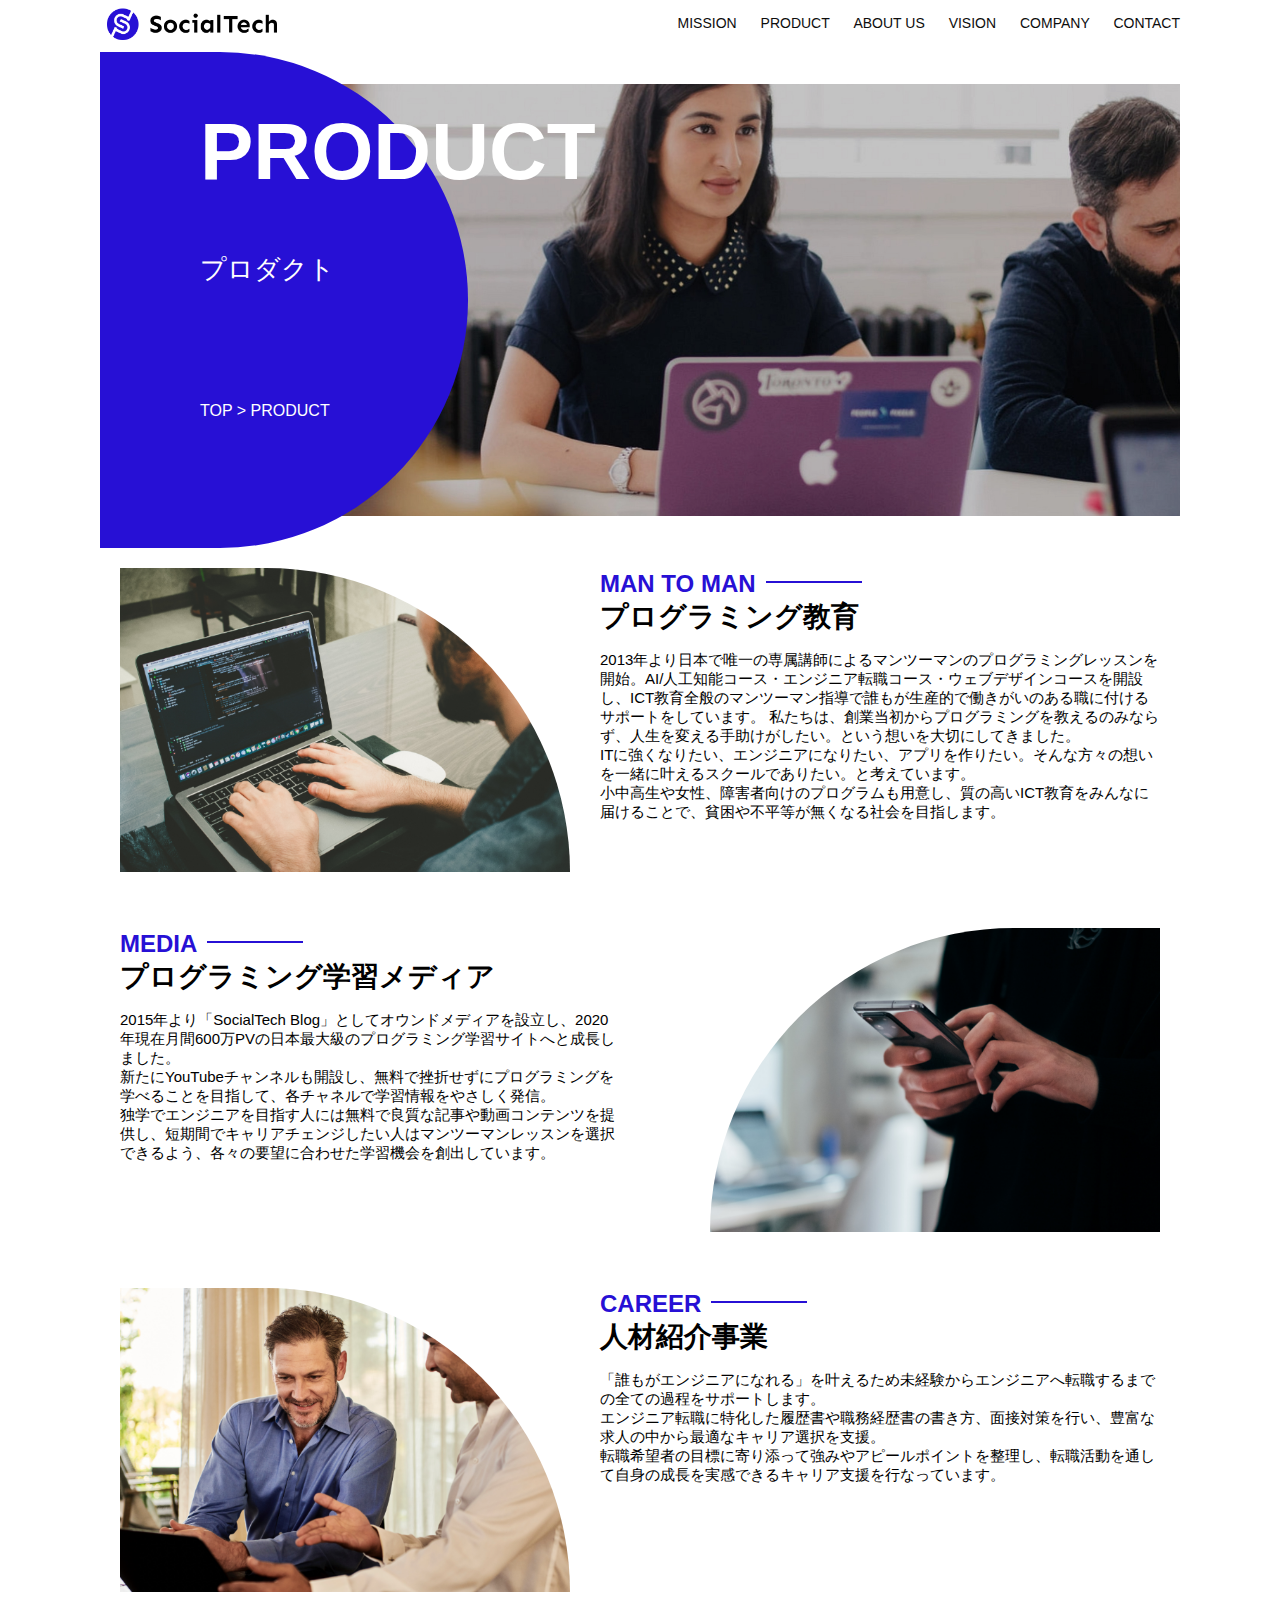
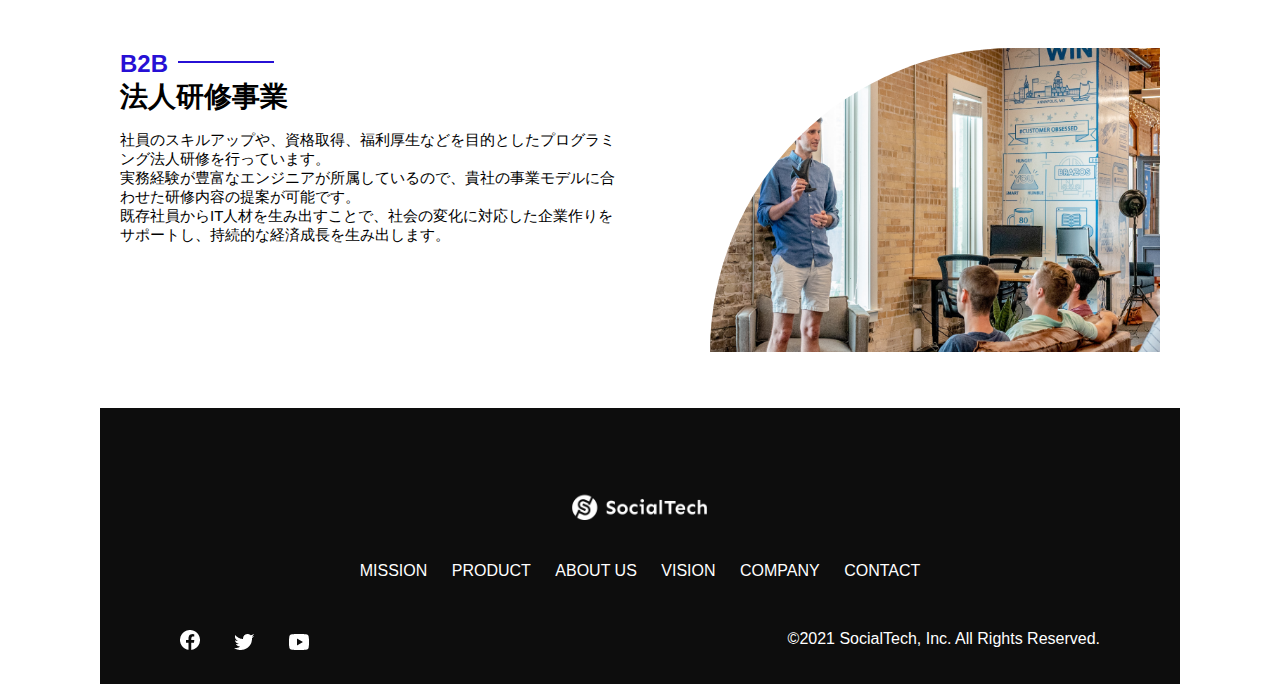
<file: kadai_tutorial_output/socialtech/product.html>
<!DOCTYPE html>
<html>
<head>
    <title>SocialTech -PRODUCT プロダクト-</title>
  <meta charset="UTF-8">
  <meta name="description" content="SocialTechの4つのプロダクトを紹介します">
  <meta name="viewport" content="width=device-width, initial-scale=1.0">
  <link rel="stylesheet" href="style.css">
</head>

<body>
  <!-- ヘッダー -->
  <header>
    <!-- ロゴ -->
    <a href="index.html" id="logo"><img src="images/logo.png" alt="トップページに戻る"></a>

    <!-- PC用ナビゲーション -->
    <nav id="nav-pc">
      <a href="mission.html">MISSION</a>
      <a href="product.html">PRODUCT</a>
      <a href="index.html#aboutus">ABOUT US</a>
      <a href="index.html#vision">VISION</a>
      <a href="index.html#company">COMPANY</a>
      <a href="index.html#contact">CONTACT</a>
    </nav>

    <!-- スマホ用メニューボタン -->
    <img id="menu-sp" src="images/button-menu.png" alt="ナビゲーションを開く" onclick="document.getElementById('nav-sp').style.display = 'block'">

    <!-- スマホ用ナビゲーション -->
    <nav id="nav-sp">
      <img id="close" src="images/button-close.png" alt="ナビゲーションを閉じる" onclick="document.getElementById('nav-sp').style.display = 'none'">
      <a id="logo-sp" href="index.html" onclick="document.getElementById('nav-sp').style.display = 'none'"><img
          src="images/logo-sp.png" alt="トップページに戻る"></a>
      <a class="menu" href="mission.html" onclick="document.getElementById('nav-sp').style.display = 'none'">MISSION</a>
      <a class="menu" href="product.html" onclick="document.getElementById('nav-sp').style.display = 'none'">PRODUCT</a>
      <a class="menu" href="index.html#aboutus" onclick="document.getElementById('nav-sp').style.display = 'none'">ABOUT
        US</a>
      <a class="menu" href="index.html#vision"
        onclick="document.getElementById('nav-sp').style.display = 'none'">VISION</a>
      <a class="menu" href="index.html#company"
        onclick="document.getElementById('nav-sp').style.display = 'none'">COMPANY</a>
      <a class="menu" href="index.html#contact"
        onclick="document.getElementById('nav-sp').style.display = 'none'">CONTACT</a>
      <div id="sns">
        <a href="https://www.facebook.com/sejuku2013"><img src="images/button-facebook.png" alt="Facebookのリンク"></a>
        <a href="https://twitter.com/samuraijuku"><img src="images/button-twitter.png" alt="Twitterのリンク"></a>
        <a href="https://www.youtube.com/channel/UCCFOQO5aDK0xXam4cUQXT8g"><img src="images/button-youtube.png" alt="YouTubeのリンク"></a>
      </div>
    </nav>
  </header>
  <main>
    <article>
        <section id="product-main">
            <div id="product-title">
              <h1>PRODUCT</h1>
              <span>プロダクト</span>
              <div>TOP > PRODUCT</div>
            </div>
          </section>
          <section class="product-section1">
            <img src="images/product/product-mantoman.png" alt="PCでコードを書く男性">
            <div>
              <h2 class="product-h2">MAN TO MAN</h2>
              <h3 class="product-h3">プログラミング教育</h3>
              <p>
                2013年より日本で唯一の専属講師によるマンツーマンのプログラミングレッスンを開始。AI/人工知能コース・エンジニア転職コース・ウェブデザインコースを開設し、ICT教育全般のマンツーマン指導で誰もが生産的で働きがいのある職に付けるサポートをしています。
                私たちは、創業当初からプログラミングを教えるのみならず、人生を変える手助けがしたい。という想いを大切にしてきました。<br>ITに強くなりたい、エンジニアになりたい、アプリを作りたい。そんな方々の想いを一緒に叶えるスクールでありたい。と考えています。<br>小中高生や女性、障害者向けのプログラムも用意し、質の高いICT教育をみんなに届けることで、貧困や不平等が無くなる社会を目指します。
              </p>
            </div>
          </section>
          <section class="product-section2">
            <div>
              <h2 class="product-h2">MEDIA</h2>
              <h3 class="product-h3">プログラミング学習メディア</h3>
              <p>2015年より「SocialTech
                Blog」としてオウンドメディアを設立し、2020年現在月間600万PVの日本最大級のプログラミング学習サイトへと成長しました。<br>新たにYouTubeチャンネルも開設し、無料で挫折せずにプログラミングを学べることを目指して、各チャネルで学習情報をやさしく発信。<br>独学でエンジニアを目指す人には無料で良質な記事や動画コンテンツを提供し、短期間でキャリアチェンジしたい人はマンツーマンレッスンを選択できるよう、各々の要望に合わせた学習機会を創出しています。
              </p>
            </div>
            <img src="images/product/product-media.png" alt="スマートフォンを操作する人">
          </section>
          <section class="product-section1">
            <img src="images/product/product-career.png" alt="笑顔で話し合う2人の男性">
            <div>
              <h2 class="product-h2">CAREER</h2>
              <h3 class="product-h3">人材紹介事業</h3>
              <p>
                「誰もがエンジニアになれる」を叶えるため未経験からエンジニアへ転職するまでの全ての過程をサポートします。<br>エンジニア転職に特化した履歴書や職務経歴書の書き方、面接対策を行い、豊富な求人の中から最適なキャリア選択を支援。<br>転職希望者の目標に寄り添って強みやアピールポイントを整理し、転職活動を通して自身の成長を実感できるキャリア支援を行なっています。<br>
              </p>
            </div>
          </section>
          <section class="product-section2">
            <div>
              <h2 class="product-h2">B2B</h2>
              <h3 class="product-h3">法人研修事業</h3>
              <p>
                社員のスキルアップや、資格取得、福利厚生などを目的としたプログラミング法人研修を行っています。<br>実務経験が豊富なエンジニアが所属しているので、貴社の事業モデルに合わせた研修内容の提案が可能です。<br>既存社員からIT人材を生み出すことで、社会の変化に対応した企業作りをサポートし、持続的な経済成長を生み出します。
              </p>
            </div>
            <img src="images/product/product-b2b.png" alt="講演中の男性とそれを聴く人々">
          </section>
       </article>


    </article>
    <footer>
      <div id="footer-logo">
        <img src="images/logo-sp.png" alt="SocialTech">
      </div>
      <div id="footer-link">
        <a href="mission.html">MISSION</a>
        <a href="product.html">PRODUCT</a>
        <a href="index.html#aboutus">ABOUT US</a>
        <a href="index.html#vision">VISION</a>
        <a href="index.html#company">COMPANY</a>
        <a href="index.html#contact">CONTACT</a>
      </div>
      <div id="sns-footer">
        <a href="https://www.facebook.com/sejuku2013"><img src="images/button-facebook.png" alt="Facebookのリンク"></a>
        <a href="https://twitter.com/samuraijuku"><img src="images/button-twitter.png" alt="Twitterのリンク"></a>
        <a href="https://www.youtube.com/channel/UCCFOQO5aDK0xXam4cUQXT8g"><img src="images/button-youtube.png" alt="YouTubeのリンク"></a>
        <span id="copyright">&copy;2021 SocialTech, Inc. All Rights Reserved. </span>
      </div>
    </footer>
  </main>
</body>

</html>
</file>
<file: kadai_tutorial_output/socialtech/style.css>
/* PC、スマホ共通スタイル */
  body {
    font-family: "Source Sans Pro", "Hiragino Kaku Gothic ProN", Meiryo, Arial, sans-serif;
  }

  p {
    font-size: 15px;
  }

  /*================
  PC用のスタイル
  =================*/
  
  @media screen and (min-width: 768px) {
    
    /* 横幅設定 */
    body {
      max-width: 1080px;
      min-width: 960px;
      margin: 0 auto 0 auto;
    }

    /* ヘッダー */
    header {
      display: flex;
      justify-content: space-between;
    }
 
  /* ナビゲーションのレイアウト */
  #nav-pc {
    font-size: 14px;
    padding-top: 15px;
  }
  
  /* ナビゲーションのリンクの装飾設定 */
  #nav-pc > a {
    text-decoration: none;
    margin-left: 20px;
  }
  #nav-pc > a:link {
    color: #0d0d0d;
  }
  #nav-pc > a:visited {
    color: #0d0d0d;
  }
  #nav-pc > a:hover {
    color: #0d0d0d;
    text-decoration: underline;
  }
  #nav-pc > a:active {
    color: #0d0d0d;
  }

     /* スマホ用ナビを非表示 */
     #nav-sp,
     #menu-sp {
       display: none;
     }
     
 /* メインビジュアル*/
 #main-visual {
    position: relative;
    height: 400px;
  }
  #main-message {
    position: absolute;
    top: 0;
    left: 0;
    background-color: #2710d5;
    color: #ffffff;
    border-radius: 0 0 476px 0;
    max-width: 620px;
    height: 100%;
    width: 100%;
    z-index: 11;
  }
  #main-message > h1 {
    font-size: 60px;
    font-weight: bold;
    margin: 100px 0 0 50px;
  }
  #main-message > p { 
    font-size: 28px;
    margin: 0 0 0 50px;
  }
  #main-message > h1 {
    font-size: 60px;
    font-weight: bold;
    margin: 100px 0 0 50px;
  }
  #main-message > p { 
    font-size: 28px;
    margin: 0 0 0 50px;
  }
  #main-visual > img {
    max-width: 620px;
    border-radius: 476px 0 0 0;
    position: absolute;
    top: 0;
    right: 0;
    z-index: 10;
  }
/* 見出し */
h2 {
    margin: 40px 0 0 0;
  }
  
  h2::after {
    content: url("images/line.png");
    margin-left: 10px;
  }
  
  h3 {
    font-size: 27px;
  }
 /* ミッション */
 #mission {
    margin: 80px auto 80px auto;
    width: 100%;
  }
  
  #mission-flex {
    width: 100%;
    display: flex;
  }
  #mission-flex > div {
    width: 50%;
    margin: 20px;
  }
  
  #mission-photo {
    width: 100%;
  }
  
  #s2dgs {
    margin-top: 50px;
    width: 100%;
  }
 /* プロダクト */
#product {
    background-color: #fafafa;
    margin: 80px 0 80px 0;
    padding: 10px 40px 0px 40px;
  }
  
  /* 外枠 */
  #product > div {
    margin-top: 40px;
    display: flex;
  }
  
  /* 左のカラム */
  #product-left {
    width: 50%;
    margin-right: 20px;
  }
  
  /* 右のカラム */
  #product-right {
    width: 50%;
    margin-left: 20px;
    margin-top: 80px;
  }
  
  /* 画像＋説明の枠 */
  #product-left > div {
    position: relative;
    height: 480px;
    margin-right: 20px;
  }
  #product-right > div {
    position: relative;
    height: 480px;
    margin-left: 20px;
  }
  
  /* 画像 */
  .product-photo {
    width: 100%;
  }
  
  /* 説明文の枠 */
  .product-explain {
    background-color: #ffffff;
    position: absolute;
    left: 0;
    top: 280px;
    margin: 0 40px 0 40px;
    padding: 20px;
    box-shadow: 5px 5px 10px rgba(0, 0, 0, 0.05);
  }
  
  /* 説明文の英語 */
  .product-explain > span {
    color: #2710d5;
    font-weight: bold;
    font-size: 16px;
    margin: 0px;
  }
  
  /* 説明文の見出し */
  .product-explain > h3 {
    font-size: 20px;
    margin: 5px 0 5px 0;
  }
  
  /* 説明文 */
  .product-explain > p {
    font-size: 14px;
    margin: 0;
  }
  
  /* 「もっとみる」ボタン */
  #product-more {
    margin: 0 auto -42px auto;
  }
  
   /* ABOUT US */
#aboutus {
    margin: 80px auto 80px auto;
  }
  
  /* 3つの組織文化と画像を入れる枠 */
  #aboutus > div {
    display: flex;
  }
  
  /* 画像 */
  .culture-img {
    width: 100%;
    align-self: flex-start;
  }
  
  .culture-img2 {
    margin-top: 50px;
    width: 100%;
  }
  
  /* 3つの組織文化の表 */
  .culture-table {
    margin-right: 50px;
  }
  
    /* 番号 */
    .culture-num {
      font-size: 80px;
      color: #2710d5;
      margin: 0 20px 0 0;
    }
    
    /* 組織文化英語 */
    .culture-en {
      color: #2710d5;
      font-weight: bold;
      font-size: 24px;
      display: block;
    }
    
    /* 組織文化日本語 */
    .culture-jp {
      font-size: 28px;
      font-weight: bold;
    }
    
    /* 説明文 */
    .culture-description {
      margin: 0;
    }

  /* ビジョン */
  #vision {
    margin: 80px auto 80px auto;
  }
  
  /* セクション内の外枠 */
  #vision > div {
    width: 100%;
    display: flex;
    justify-content: space-between;
    flex-wrap: wrap;
  }
  
  /* 7つの行動指針の枠 */
  .vision-box {
    width: 300px;
    height: 300px;
    margin-bottom: 30px;
    position: relative;
  }
  .vision-box > img {
    width: 100%;
    height: auto;
    position: absolute;
    top: 0;
    left: 0;
    z-index: 30;
  }
  
  .vision-box > span {
    position: absolute;
    top: 0;
    left: 0;
    z-index: 31;
    margin-right: 20px;
  }
  
  .vision-box > span > h4 {
    color: #2710d5;
    font-size: 19px;
    margin: 80px 0 0 0;
  }
  
  .vision-box > span > h4::first-letter {
    font-size: 40px;
  }
  
  .vision-box > span > h5 {
    font-size: 20px;
    margin: 0 0 0 0;
  }
  
  .vision-box > span > p {
    margin: 10px 0 0 0;
  }   
  /* 会社概要 */
#company {
    margin: 80px auto 80px auto;
  }
  
  #company-table {
    width: 100%;
  }
  
  .tableheader {
    text-align: left;
    padding: 20px;
    border-bottom-color: #2710d5;
    border-bottom-width: 1px;
    border-bottom-style: solid;
    width: 100px;
  }
  
  .tableheader-first {
    text-align: left;
    padding: 20px;
    border-bottom-color: #2710d5;
    border-bottom-width: 1px;
    border-bottom-style: solid;
    border-top-color: #2710d5;
    border-top-width: 1px;
    border-top-style: solid;
    width: 100px;
  }
  
  .cell {
    padding: 30px;
    border-bottom-color: #ececec;
    border-bottom-width: 1px;
    border-bottom-style: solid;
  }
  
  .cell-first {
    padding: 30px;
    border-bottom-color: #ececec;
    border-bottom-width: 1px;
    border-bottom-style: solid;
    border-top-color: #ececec;
    border-top-width: 1px;
    border-top-style: solid;
  }
  
    #company > iframe {
      width: 100%;
      height: 368px;
      margin-top: 40px;
    }

    /* お問い合わせ */
#contact {
  margin: 80px auto 80px auto;
}

/* 外枠 */
#contact > form > div {
  display: flex;
  flex-direction: row;
  flex-wrap: wrap;
  padding-bottom: 30px;
}

  /* 左列の見出し */
  .contact-heading {
    width: 240px;
    align-self: center;
  }
  /* 見出しのラベル */
  .contact-label {
    font-weight: bold;
  }
  /* 必須 */
  .contact-span {
    color: #ce2222;
    margin: 0 0 0 20px;
    font-weight: bold;
  }

   /* テキストボックス */
   .contact-textbox {
    border-top: 0;
    border-left: 0;
    border-right: 0;
    border-bottom-width: 1px;
    border-bottom-color: #707070;
    border-bottom-style: solid;
    background-color: #fafafa;
    width: 400px;
    height: 56px;
  }
  /* お問い合わせ内容のテキストエリア */
  .contact-textarea {
    border-top: 0;
    border-left: 0;
    border-right: 0;
    border-bottom-width: 1px;
    border-bottom-color: #707070;
    border-bottom-style: solid;
    background-color: #fafafa;
    width: 400px;
    height: 200px;
  }

  /* 個人情報の取り扱い */
  details {
    width: 700px;
  }
  details > div {
    background-color: #fafafa;
    padding: 20px;
  } 
  details > div > span {
    font-weight: bold;
  }

  /* フッター */
footer {
  background-color: #0d0d0d;
  text-align: center;
  padding: 80px 80px 30px 80px;
}

#footer-logo {
  margin-bottom: 30px;
}

#footer-link {
  margin-bottom: 50px;
}
#footer-link > a {
  text-decoration: none;
  margin: 10px;
}
#footer-link > a:link {
  color: #ffffff;
}
#footer-link > a:visited {
  color: #ffffff;
}
#footer-link > a:hover {
  color: #ffffff;
  text-decoration: underline;
}
#footer-link > a:active {
  color: #ffffff;
}

  #sns-footer {
    text-align: left;
    width: 100%;
  }
 
  #sns-footer > a {
    margin-right: 30px;
  }
  
  #copyright {
    color: #ffffff;
    float: right;
  }


     /* mission.html用スタイル */
   /* ミッションのメインビジュアル */
   #mission-main {
    height: 496px;
    width: 100%;
    background-image: url("images/mission/mission-main.png");
    background-repeat: no-repeat;
    background-position-y: center;
  }

  #mission-title {
    background-color: #2710d5;
    width: 368px;
    color: #ffffff;
    height: 496px;
    border-radius: 0 248px 248px 0;
    position: relative;
  }

  #mission-title > h1 {
    position: absolute;
    top: 0;
    left: 100px;
    font-size: 80px;
  }

  #mission-title > span {
    position: absolute;
    top: 200px;
    left: 100px;
    font-size: 26px;
  }

  #mission-title > div {
    position: absolute;
    top: 350px;
    left: 100px;
    font-size: 16px;
  }
  #mission-s2dgs {
    width: 100%;
    margin: 20px;
  }

  .mission-h2 {
    color: #2710d5;
    font-size: 40px;
  }

  .mission-h2::after {
    content: none;
  }
  #mission-5goals {
    margin: 20px;
    display: flex;
  }

  #mission-5goals > div {
    flex-grow: 1;
    padding: 20px;
  }

  #mission-5goals > div > div {
    margin-bottom: 40px;
  }

  .fivegoals-image-right {
    float: right;
    margin: 20px;
  }

  .fivegoals-image-left {
    float: left;
    margin: 20px;
  }

  .fivegoals-number {
    color: #2710d5;
    font-size: 48px;
    margin: 0;
  }

  .fivegoals-h3 {
    font-size: 28px;
    margin: 0;
  }

  .fivegoals-p {
    margin: 0;
  }

    /* プロダクトページ */
    #product-main {
      height: 496px;
      width: 100%;
      background-image: url("images/product/product-main.png");
      background-repeat: no-repeat;
      background-position-y: center;
    }
  
    #product-title {
      background-color: #2710d5;
      width: 368px;
      color: #ffffff;
      height: 496px;
      border-radius: 0 248px 248px 0;
      position: relative;
    }
    #product-title > h1 {
      position: absolute;
      top: 0;
      left: 100px;
      font-size: 80px;
    }
  
    #product-title > span {
      position: absolute;
      top: 200px;
      left: 100px;
      font-size: 26px;
    }
  
    #product-title > div {
      position: absolute;
      top: 350px;
      left: 100px;
      font-size: 16px;
    }

     /* セクション1 */
   .product-section1 {
    position: relative;
    margin: 20px;
    height: 340px;
  }

  .product-section1 > img {
    position: absolute;
    top: 0;
    left: 0;
    width: 450px;
    margin: 0 40px 30px 0;
    border-radius: 0 432px 0 0;
  }

  .product-section1 > div {
    position: absolute;
    top: 0;
    left: 480px;
  }

  /* セクション2 */
  .product-section2 {
    position: relative;
    margin: 20px;
    height: 340px;
  }

  .product-section2 > img {
    position: absolute;
    top: 0;
    right: 0;
    width: 450px;
    margin: 0 0 30px 40px;
    border-radius: 432px 0 0 0;
  }

  .product-section2 > div {
    width: 500px;
    position: absolute;
    top: 0;
    left: 0;
  }

  .product-h2 {
    color: #2710d5;
    font-size: 24px;
    margin: 0;
  }

  .product-h3 {
    font-size: 28px;
    margin: 0;
  }

}

/*====================
スマートフォン用のスタイル
=====================*/
@media screen and (max-width: 767px) {
  body {
    min-width: 375px;
    margin: 0;
  }
  body {
    min-width: 375px;
    margin: 0;
  }

  /* PC用ナビゲーション非表示 */
  #nav-pc {
    display: none;
  }

  /* ハンバーガーメニュー */
  #menu-sp {
    float: right;
    padding: 0;
  }
  /* スマホ用ナビゲーションの表示切替 */
   /* 初期状態、レイアウトと非表示設定 */
   #nav-sp {
    background-color: #2710d5;
    position: absolute;
    left: 0;
    top: 0;
    height: 100%;
    width: 100%;
    display: none;
    z-index: 100;
  }
     /* ×ボタン */
     #close {
      position: absolute;
      top: 20px;
      right: 20px;
    }
  
    /* ナビゲーションメニュー用ロゴ */
    #logo-sp {
      margin: 80px 0 30px 20px;
    }
     /* ナビゲーションのリンクの装飾設定 */
   #nav-sp > a {
    display: block;
  }
  #nav-sp > a:link {
    color: #ffffff;
  }
  #nav-sp > a:visited {
    color: #ffffff;
  }
  #nav-sp > a:hover {
    color: #ffffff;
    text-decoration: underline;
  }
  #nav-sp > a:active {
    color: #ffffff;
  }
  #nav-sp > .menu {
    text-decoration: none;
    display: block;
    margin: 0 20px 0 20px;
    height: 44px;
    font-size: 16px;
    background-image: url("images/arrow.png");
    background-repeat: no-repeat;
    background-position: right top;
  }
  #sns {
    position: absolute;
    bottom: 20px;
    left: 20px;
  }
  #sns > a {
    margin-right: 30px;
  }

     /* メインビジュアル */
     #main-visual {
      position: relative;
      height: 470px;
      width: 100%;
      overflow: hidden;
    }
    #main-visual > div {
      position: absolute;
      top: 0;
      left: 0;
      background-color: #2710d5;
      color: white;
      border-radius: 0 0 476px 0;
      text-align: center;
      height: 280px;
      width: 100%;
      z-index: 11;
    }
    #main-visual > div > h1 {
      font-size: 28px;
      margin: 90px 0 0 0;
    }
  
    #main-visual > div > p {
      margin: 0;
    }
  
    #main-visual > img {
      width: 100%;
      border-radius: 476px 0 0 0;
      z-index: 10;
      position: absolute;
      bottom: 0;
      right: 0;
    }
         /* 見出し */
         h2::after {
          content: url("images/line.png");
          margin-left: 10px;
        }
    
        h3 {
          font-size: 24px;
          margin: 10px 0 0 0;
        }
           /* ミッション */
   #mission {
    margin: 20px;
  }

  #mission-photo {
    width: 100%;
  }

  #s2dgs {
    width: 100%;
  }

     /* プロダクト */
     #product {
      background-color: #fafafa;
      padding-top: 10px;
    }
  
    #product h2 {
      margin-left: 20px;
    }
    /* 外枠 */
    /* 左右のカラム　スマホでは縦並び */
    #product-left,
    #product-right {
      margin-right: 20px;
      margin-left: 20px;
    }

    /* 画像＋説明の枠 */
   #product-left > div,
   #product-right > div {
     position: relative;
     height: 540px;
   }
 
   /* 説明文の枠 */
   .product-explain {
     background-color: #ffffff;
     position: absolute;
     left: 0;
     bottom: 50px;
     padding: 20px;
     box-shadow: 5px 5px 10px rgba(0, 0, 0, 0.05);
   }
 
   .product-explain > span {
     color: #2710d5;
     font-weight: bold;
     font-size: 16px;
     margin: 0px;
   }
 
   .product-explain > h3 {
     margin: 10px 0 10px 0;
   }

   /* 画像 */
   .product-photo {
    width: 100%;
  }

  #product-more > img {
    margin: 0 0 -42px 20px;
  }
   /* ABOUT US */
   #aboutus {
    margin: 80px 20px 80px 20px;
  }

  #aboutus > div {
    display: flex;
    flex-direction: column;
  }

  .culture-table {
    width: 100%;
    padding-right: 20px;
    order: 2;
  }
  .culture-img {
    width: 100%;
    order: 1;
  }

  .culture-img2 {
    width: 100%;
  }
  .culture-num {
    font-size: 80px;
    color: #2710d5;
  }

  .culture-en {
    color: #2710d5;
    font-weight: bold;
    font-size: 24px;
    display: block;
  }

  .culture-jp {
    display: block;
  }

  .culture-description {
    margin: 0;
  }
   /* ビジョン */
   #vision {
    margin: 80px 20px 80px 20px;
  }

  .vision-box {
    width: 300px;
    height: 300px;
    margin-bottom: 30px;
    position: relative;
  }

  .vision-box > img {
    width: 100%;
    height: auto;
    position: absolute;
    top: 0;
    left: 0;
    z-index: 30;
  }
  .vision-box > span {
    position: absolute;
    top: 0;
    left: 0;
    z-index: 31;
    margin-right: 20px;
  }

  .vision-box > span > h4 {
    color: #2710d5;
    font-size: 19px;
    margin: 60px 0 0 0;
  }

  .vision-box > span > h5 {
    font-size: 20px;
    margin: 0 0 0 0;
  }
  .vision-box > span > p {
    margin: 10px 0 0 0;
  }
     /* 会社概要 */
     #company {
      margin: 0 20px 0 20px;
    }
  
    #company > h3 {
      margin-bottom: 20px;
    }
    #company > table {
      width: 100%;
    }
  
    .tableheader-first {
      text-align: left;
      padding: 20px;
      border-bottom-color: #2710d5;
      border-bottom-width: 1px;
      border-bottom-style: solid;
      border-top-color: #2710d5;
      border-top-width: 1px;
      border-top-style: solid;
      width: 50px;
    }
    .tableheader {
      text-align: left;
      padding: 20px;
      border-bottom-color: #2710d5;
      border-bottom-width: 1px;
      border-bottom-style: solid;
      width: 50px;
    }
  
    .cell {
      padding: 20px;
      border-bottom-color: #ececec;
      border-bottom-width: 1px;
      border-bottom-style: solid;
    }
    .cell-first {
      padding: 20px;
      border-bottom-color: #ececec;
      border-bottom-width: 1px;
      border-bottom-style: solid;
      border-top-color: #ececec;
      border-top-width: 1px;
      border-top-style: solid;
    }
  
    #company > iframe {
      width: 100%;
      height: 240px;
      margin: 40px 0 0 0;
    }

  /* お問い合わせ */
  #contact {
    margin: 80px 20px 80px 20px;
  }

  #contact > h3 {
    margin-bottom: 20px;
  }

  #contact > form > div {
    margin-bottom: 20px;
  }

  .contact-heading {
    margin-bottom: 20px;
  }
   /* ラベル */
   .contact-label {
    font-weight: bold;
  }

  /* 必須 */
  .contact-span {
    color: #ce2222;
    margin: 0 0 0 20px;
    font-weight: bold;
  }

  .contact-textbox {
    height: 56px;
    border-top: 0;
    border-left: 0;
    border-right: 0;
    background-color: #fafafa;
    border-bottom-color: #707070;
    border-bottom-width: 1px;
    border-style: solid;
    min-width: 300px;
    width: 100%;
  }

  .contact-textarea {
    height: 150px;
    border-top: 0;
    border-left: 0;
    border-right: 0;
    background-color: #fafafa;
    width: 100%;
  }

  .radiobutton {
    margin-bottom: 20px;
  }

  .radiobutton + label::after {
    content: "\A";
    white-space: pre;
  }
     /* フッター */
     footer {
      background-color: #0d0d0d;
      padding: 30px 20px 50px 20px;
    }
  
    #footer-logo {
      margin-bottom: 30px;
    }
    #footer-link {
      margin-bottom: 50px;
    }
    #footer-link > a {
      text-decoration: none;
      margin: 0 20px 30px 0;
      display: block;
      background-image: url("images/arrow.png");
      background-repeat: no-repeat;
      background-position: right top;
    }
    #footer-link > a:link {
      color: #ffffff;
    }
    #footer-link > a:visited {
      color: #ffffff;
    }
    #footer-link > a:hover {
      color: #ffffff;
      text-decoration: underline;
    }
    #footer-link > a:active {
      color: #ffffff;
    }
    #sns-footer > a {
      margin-right: 30px;
  }

  #copyright {
      font-size: 12px;
      display: block;
      margin-top: 30px;
      color: #ffffff;
  }
  /* mission.html用スタイル */
   /* ミッションのメインビジュアル */
   #mission-main {
    height: 256px;
    width: 100%;
    background-image: url("images/mission/mission-main.png");
    background-repeat: no-repeat;
    background-position-y: center;
    background-size: auto 208px;
  }

  #mission-title {
    background-color: #2710d5;
    width: 136px;
    color: #ffffff;
    height: 256px;
    border-radius: 0 248px 248px 0;
    position: relative;
  }
  #mission-title > h1 {
    position: absolute;
    top: 0;
    left: 20px;
    font-size: 40px;
  }

  #mission-title > span {
    position: absolute;
    top: 110px;
    left: 20px;
    font-size: 18px;
  }

  #mission-title > div {
    position: absolute;
    top: 180px;
    left: 20px;
    font-size: 13px;
  }
 /* ミッションページ　S2DGSの設定 */
 #mission-s2dgs {
  margin: 20px;
}

.mission-h2 {
  color: #2710d5;
  font-size: 38px;
  margin: 0px;
}

.mission-h2::after {
  content: none;
}

#mission-s2dgs > img {
  width: 100%;
}
/* ミッションページ　5Goalsの設定 */
#mission-5goals {
  margin: 20px;
}

#mission-5goals > div > div {
  margin-bottom: 40px;
}

#s2dgs-image {
  width: 100%;
}
.fivegoals-image-right {
  margin: 20px auto 20px auto;
  display: block;
}

.fivegoals-image-left {
  margin: 20px auto 20px auto;
  display: block;
}

.fivegoals-number {
  color: #2710d5;
  font-size: 48px;
  margin: 0;
}

.fivegoals-h3 {
  font-size: 28px;
  margin: 0;
}
.fivegoals-p {
  margin: 0;
}
  /* プロダクトページ */
  #product-main {
    height: 256px;
    width: 100%;
    background-image: url("images/product/product-main.png");
    background-repeat: no-repeat;
    background-position-y: center;
    background-size: auto 208px;
  }
  #product-title {
    background-color: #2710d5;
    width: 136px;
    color: #ffffff;
    height: 256px;
    border-radius: 0 248px 248px 0;
    position: relative;
  }
  #product-title > h1 {
    position: absolute;
    top: 0;
    left: 20px;
    font-size: 40px;
  }
  #product-title > span {
    position: absolute;
    top: 110px;
    left: 20px;
    font-size: 18px;
  }
  #product-title > div {
    position: absolute;
    top: 180px;
    left: 20px;
    font-size: 13px;
  }
  .product-section1 {
    margin: 20px;
  }

  .product-section1 > img {
    width: 100%;
    border-radius: 0 300px 0 0;
  }
  
  .product-section2 {
    margin: 20px;
    display: flex;
    flex-direction: column;
  }

  .product-section2 > img {
    order: 1;
    width: 100%;
    border-radius: 300px 0 0 0;
  }

  .product-section2 > div {
    order: 2;
  }

  .product-h2 {
    color: #2710d5;
    font-size: 24px;
    margin: 0;
  }

  .product-h3 {
    font-size: 28px;
    margin: 0;
  }

}
</file>
<file: kadai_014/style.css>
@charset "utf-8";
body {
    font-family: "Arial", "Meiryo", sans-serif;
  }
  .google-fonts {
    font-family: 'Josefin Sans', sans-serif;
  }

  html {
    font-size: 20px;
    text-align: center;
  
  }
  

  h1 {
    font-family: 'Josefin Sans', sans-serif;
    font-size: 2rem;
    letter-spacing: 1.2em;
    text-shadow: 3px 3px 5px rgba(0, 0, 0, 0.5);
    border-bottom: 3px solid rgb(115, 115, 114);
    color: black;
  }

    .sky-blue {
        color: skyblue;
    }
    .pink {
        color: rgb(255, 192, 203); 
    }

  #basic p {
    font-weight: bold;
  }
</file>
<file: kadai_018/style.css>
#top {
    width: 800px;
    background-color:  #dcc9f4;
    margin: 20px;
    text-align: center;
}

#top p {
    width: 20%;
    background-color: #ffd9df;
    display: inline-block;
}

#middle {
    width: 800px;
    height: 800px;
    background-color: #ffd9df;
    position: relative;
    margin: 20px;
    text-align: center;
}

#middle-child01, #middle-child02, #middle-child03 {
    width: 200px;
    height: 200px;
    background-color: #87ceeb;
    position: absolute;
}

#middle-child01 {
    top: 100px;
    left: 100px;
}

#middle-child02 {
    top: 300px;
    left: 300px;
}

#middle-child03 {
    top: 500px;
    left: 500px;
}

#bottom {
    width: 800px;
    height: 300px;
    margin: 20px;
    text-align: center;
    background-color: #87ceeb;
  }
  
  #bottom-child01 {
    width: 400px;
    height: 100px;
    background-color: #e5dcf0;
  }
  
  #bottom-child02 {
    position: relative;
    left: 200px;
    width: 400px;
    height: 100px;
    background-color: #e5dcf0;
  }
  
  #bottom-child03 {
    position: relative;
    left: 400px;
    width: 400px;
    height: 100px;
    background-color: #e5dcf0;
  }
</file>
<file: kadai_022/style.css>
h1, p, body {
    margin: 0;
}

p, a {
    font-size: 20px;
}

header {
    margin-bottom: 20px;
    background-color: rgb(244, 79, 79);
    text-align: center;
}

h1 {
    color: rgb(255, 255, 255);
}

main {
    padding: 10px;
}

#parent {
    display: flex;
    justify-content: space-between;
}

.contents {
    border: 3px solid rgb(238, 204, 204);
    flex-basis: 25%;
    padding: 10px 15px;
    margin: 20px 0;
    text-align: center;
}

h2 {
    font-size: 25px;
    border-bottom: 3px dotted rgb(236, 122, 122);
}

h2::before {
    content: "● ";
    color: rgb(239, 111, 139);
}

.contents p:nth-of-type(2)::first-letter {
    font-weight: bold;
    color: rgb(97, 206, 249);
}

.contents img {
    margin: 10px 0;
    width: 70%;
}

footer {
    background-color: rgb(244, 79, 79);
    text-align: center;
}

footer a {
    color: rgb(255, 255, 255);
}

footer a:visited {
    color: rgb(193, 234, 251);
}

footer a:hover {
    color: rgb(245, 178, 168);

}

footer {
    background-color: rgb(244, 79, 79);
    text-align: center;
}

a {
    color: rgb(255, 255, 255); 
}

a:visited {
    color: rgb(193, 234, 251);
}

a:hover {
    color: rgb(245, 178, 168); 
}


@media (max-width: 768px) {
    h2 {
        font-size: 30px;
    }

    p {
        font-size: 25px;
    }

    #parent {
        display: flex;
        flex-direction: column;
        align-items: center; 
    }

    .contents {
        flex-basis: 100%; 
    }
}
</file>
